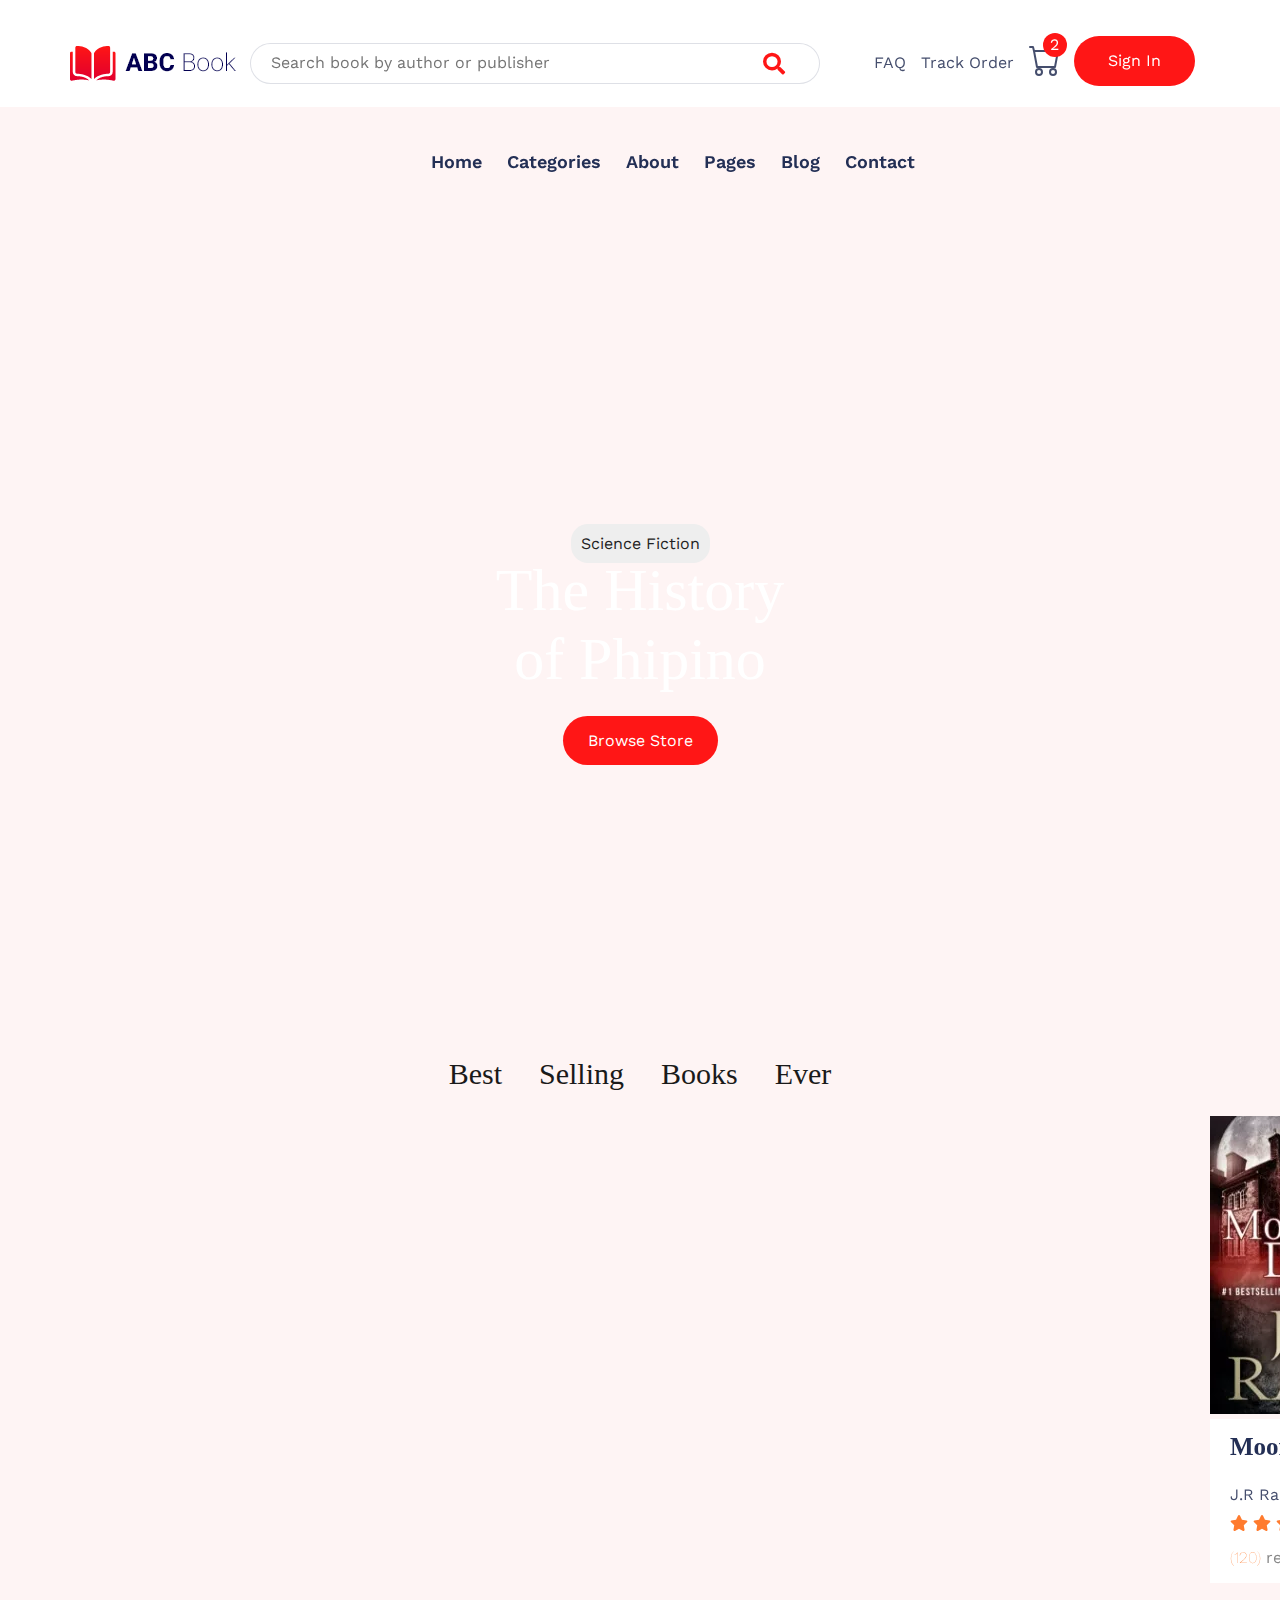
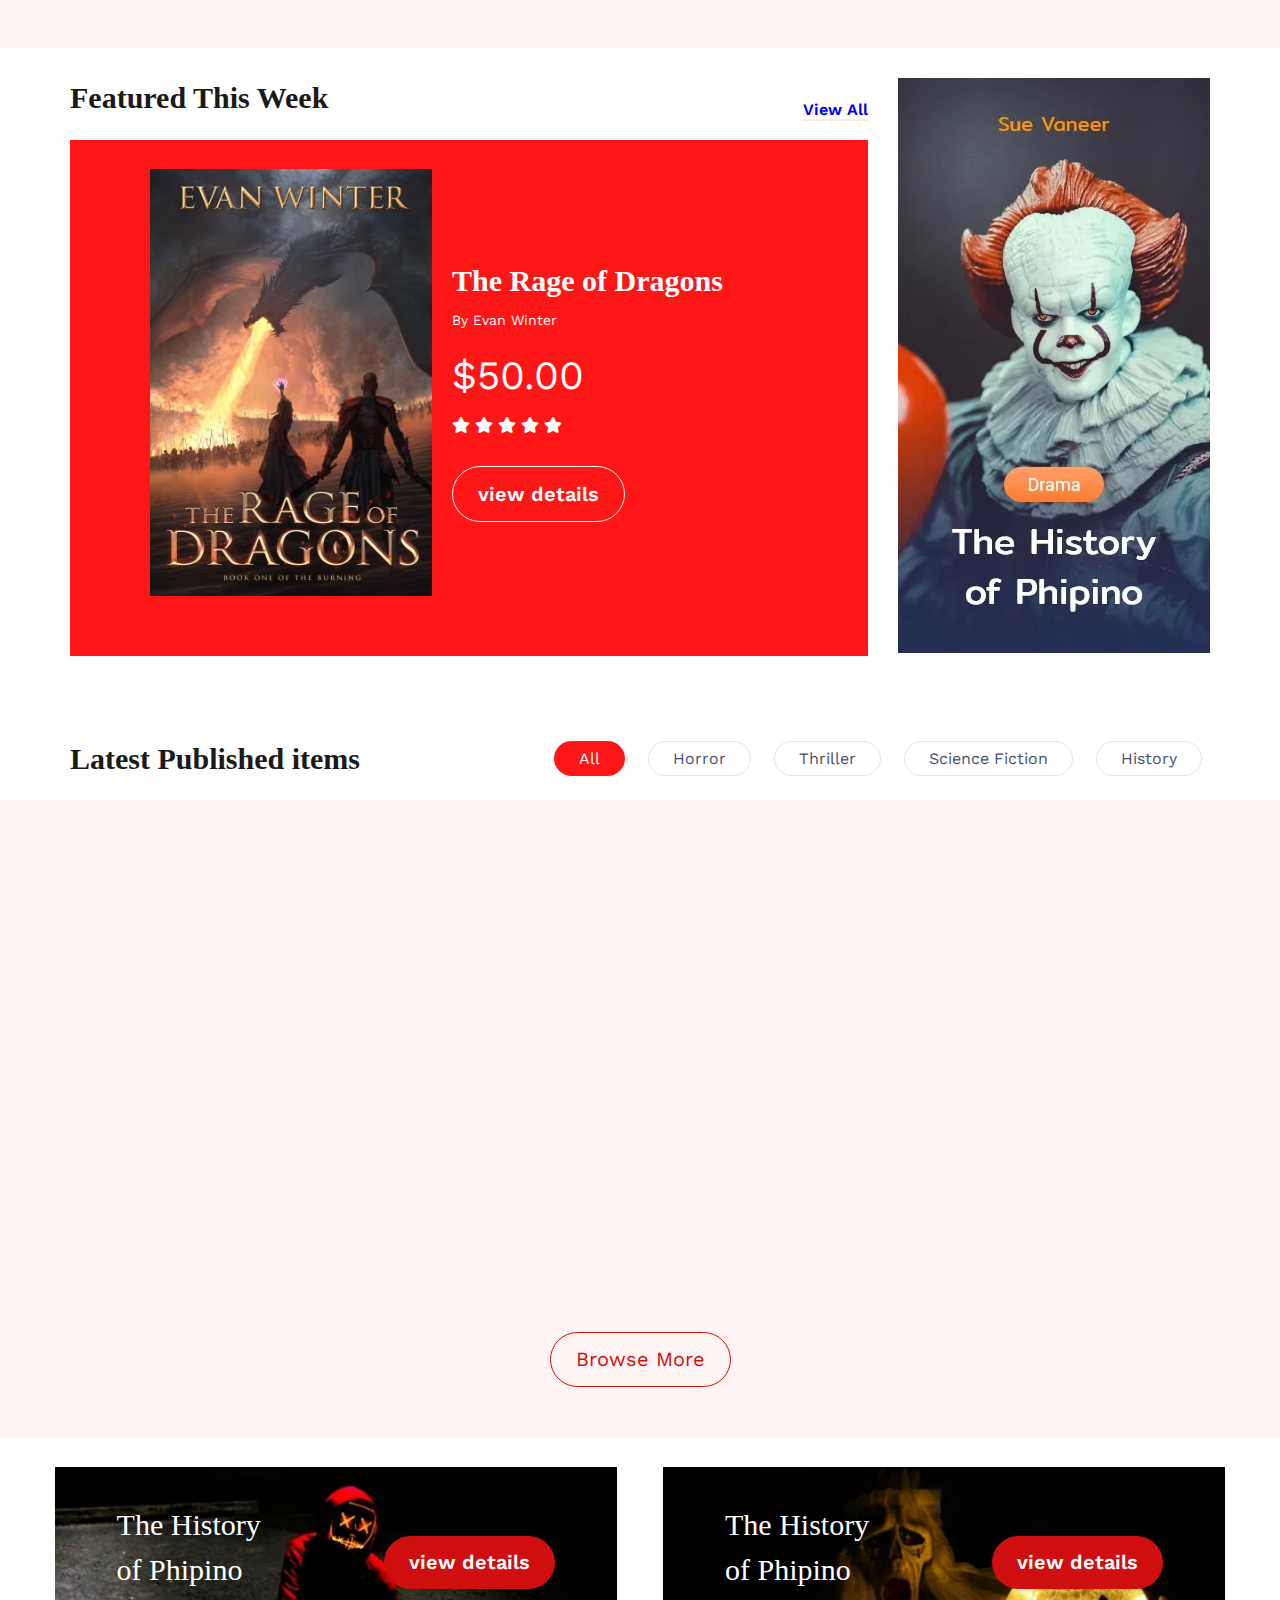
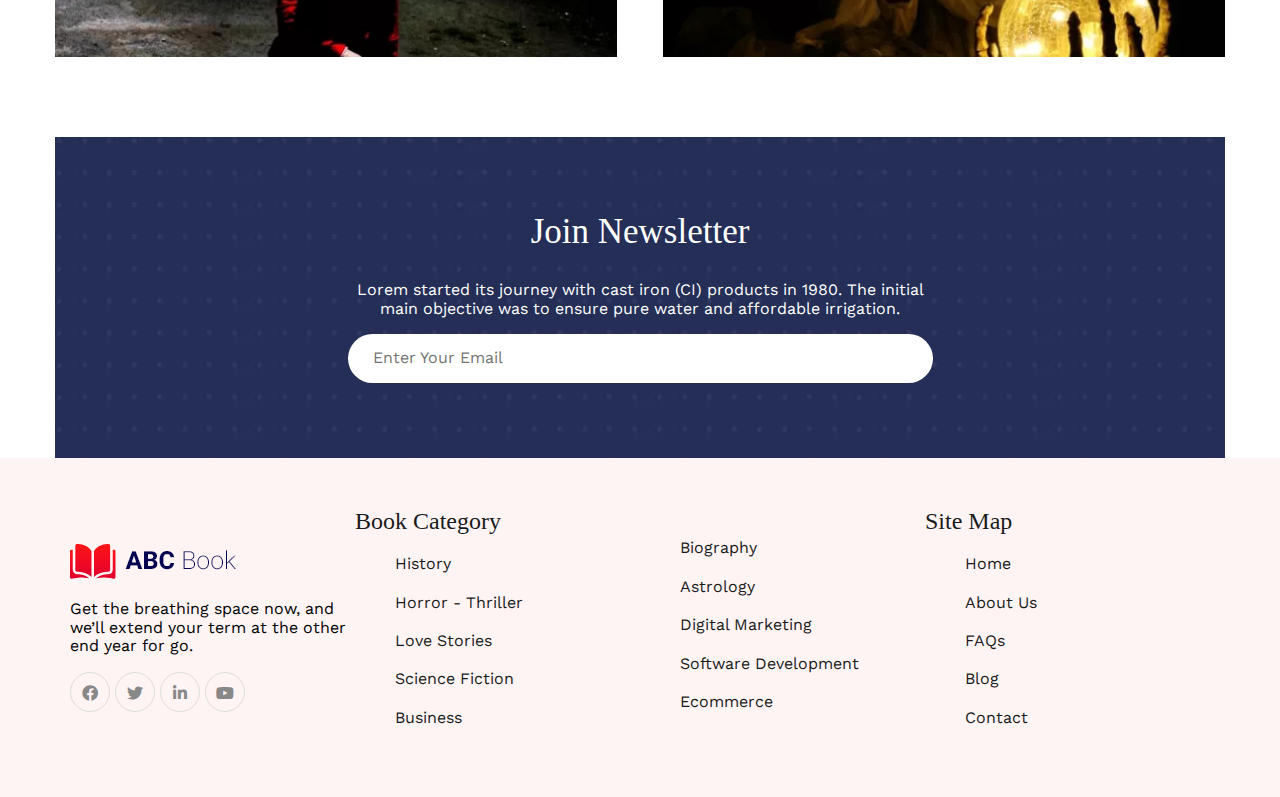
<file: index.html>
<!DOCTYPE html>
<html lang="en">
<head>
    <meta charset="UTF-8">
    <meta http-equiv="X-UA-Compatible" content="IE=edge">
    <meta name="viewport" content="width=device-width, initial-scale=1.0">
    <meta name="description" content="Other goodies of Abcbook are slider, carousels, back to top button, floating navigation, newsletter section and social icons. There are also additional inner eCommerce pages, blog and contact section to work with. Feel free to style and beautify Abcbook to your liking and create an enviable bookstore website. The options are endless, so take Abcbook to your total advantage.">
   <meta name="keywords" content="Abcbook , Moon Dance,Book Category,Wilma Mumduya,....">
   <title>Abc Book</title>
   <!-- Main Google Fonts-->
    <link rel="preconnect" href="https://fonts.googleapis.com">
    <link rel="preconnect" href="https://fonts.gstatic.com" crossorigin>
    <link href="https://fonts.googleapis.com/css2?family=Work+Sans:wght@300;400;500;600;700&display=swap"
    rel="stylesheet">
    <!--Animate on scroll library-->
    <link rel="stylesheet" href="https://unpkg.com/aos@next/dist/aos.css" />
     <!-- Render All Elements-->
     <link rel="stylesheet" href="css/normalize.css">
     <!-- Font Awessome File-->
     <link rel="stylesheet" href="css/all.min.css">
    <!-- Main CSS File -->
   <link rel="stylesheet" href="css/main.css">
    
</head>
<body>
 <!-- Start Header -->  
  <div class="header">
      <div class="container" data-aos="slide-right"
      data-aos-offset="200"
      data-aos-delay="50"
      data-aos-duration="3000" >
      <img src="image/logo/download (6).webp" class="AbcBook-logo" alt=" Abc BOOK lOGO">
      <form action="#" class="form-box">
          <input type="text" placeholder="Search book by author or publisher" name="Serch">
          <div class="search-icon">
            <i class="fas fa-search"></i>
          </div> <!-- search-icon-->
      </form>
      <ul>
          <li><a href="#"> FAQ</a></li>
          <li><a href="#"> Track Order </a></li>
          <li class="card-shopping"><a href="#"> 
              <img src="image/logo/cart.svg" class="cart-image" alt="">
              
          </a></li>
          <li><a href="#" class="sign-in"> Sign In</a></li>
      </ul>
      </div> <!-- ./conatiner-->
  </div>   <!-- ./header-->
<!-- Start Home--> 
<div class="home home-vh">
  <div class="container">
      <div class="links">
        <span class="icons"> 
            <span></span>
            <span></span>
            <span></span>
        </span>
        <ul data-aos="slide-left"
        data-aos-offset="200"
        data-aos-delay="50"
        data-aos-duration="1000">
            <li><a href="index.html">home</a></li>
            <li><a href="categories.html">categories</a></li>
            <li><a href="about.html">about</a></li>
            <li><a href="#">pages</a></li>
            <li><a href="#">blog</a></li>
            <li><a href="#">contact</a></li>
        </ul>
      </div>
     
      <div class="slider-bg slider">
        <div class="hero-caption">
        <span class="sub-title">Science Fiction</span>
        <h1 class="title">The History <br> of Phipino</h1>
        <a href="#" class="btn" > Browse Store</a>
        </div>
      </div>
  </div>  
</div>
<!-- End Home-->
<!-- Start Selling Books  -->
<div class="selling-books">
    <div class="container">
    <div class="text-center">
        <h2>Best Selling Books Ever </h2>
    </div>
    <div class="properties-card" data-aos="slide-left"
    data-aos-offset="200"
    data-aos-delay="50"
    data-aos-duration="1000">
     <div>
        <div class="properties-img">
            <a href="book-details.html">
                <img src="image/gallery/xbest_selling1.jpg.pagespeed.ic.KAl4WKwsoc (1).webp" alt="" srcset="">
            </a>
           </div>
           <div class="properties-capition">
               <h3>moon dance</h3>
               <span>j.r rain</span>
               <div class="rating">
                 <i class="fas fa-star"></i>
                 <i class="fas fa-star"></i>
                 <i class="fas fa-star"></i>
                 <i class="fas fa-star"></i>
                 </div> <!-- rating-->
                 <div class="watched">
                     <p>
                         <strong>(120)</strong> review
                     </p>
                     <h6>$50</h6>
                 </div>
           </div>
     </div>
    
     <div>
        <div class="properties-img">
            <a href="book-details.html">
                <img src="image/gallery/xbest_selling3.jpg.pagespeed.ic.KEGsXcfbW8.webp" alt="" srcset="">
            </a>
           </div>
           <div class="properties-capition">
               <h3>moon dance</h3>
               <span>j.r rain</span>
               <div class="rating">
                 <i class="fas fa-star"></i>
                 <i class="fas fa-star"></i>
                 <i class="fas fa-star"></i>
                 <i class="fas fa-star"></i>
                 </div> <!-- rating-->
                 <div class="watched">
                     <p>
                        <strong>(120)</strong> review
                     </p>
                     <h6>$50</h6>
                 </div>
           </div>
     </div>
     <div>
        <div class="properties-img">
            <a href="book-details.html">
                <img src="image/gallery/xbest_selling4.jpg.pagespeed.ic.CkpIchNcgs.webp" alt="" srcset="">
            </a>
           </div>
           <div class="properties-capition">
               <h3>moon dance</h3>
               <span>j.r rain</span>
               <div class="rating">
                 <i class="fas fa-star"></i>
                 <i class="fas fa-star"></i>
                 <i class="fas fa-star"></i>
                 <i class="fas fa-star"></i>
                 </div> <!-- rating-->
                 <div class="watched">
                     <p>
                        <strong>(120)</strong> review
                     </p>
                     <h6>$50</h6>
                 </div>
           </div>
     </div>
     <div>
        <div class="properties-img">
            <a href="book-details.html">
                <img src="image/gallery/xbest_selling5.jpg.pagespeed.ic.ZQmbS21uKM.webp" alt="" srcset="">
            </a>
           </div>
           <div class="properties-capition">
               <h3>moon dance</h3>
               <span>j.r rain</span>
               <div class="rating">
                 <i class="fas fa-star"></i>
                 <i class="fas fa-star"></i>
                 <i class="fas fa-star"></i>
                 <i class="fas fa-star"></i>
                 </div> <!-- rating-->
                 <div class="watched">
                     <p>
                        <strong>(120)</strong> review
                     </p>
                     <h6>$50</h6>
                 </div>
           </div>
     </div>
     <div>
        <div class="properties-img">
            <a href="book-details.html">
                <img src="image/gallery/xbest_selling6.jpg.pagespeed.ic.oDhUaG4AKa.webp" alt="" srcset="">
            </a>
           </div>
           <div class="properties-capition">
               <h3>moon dance</h3>
               <span>j.r rain</span>
               <div class="rating">
                 <i class="fas fa-star"></i>
                 <i class="fas fa-star"></i>
                 <i class="fas fa-star"></i>
                 <i class="fas fa-star"></i>
                 </div> <!-- rating-->
                 <div class="watched">
                     <p>
                        <strong>(120)</strong> review
                     </p>
                     <h6>$50</h6>
                 </div>
           </div>
     </div>
     

    </div>
    </div> <!-- ./container-->
</div> <!-- ./selling-books-->
<!-- Start Selling Books  -->
<!-- Start Featured-->
<div class="featured">
 <div class="container">
  <div class="services">
      <div class="services-item">
        <div class="section-title">
            <div>
                <h2>Featured This Week</h2>
            </div>
           <div>
            <a href="#" class="browse-btn">View All</a>
           </div>
          </div> <!-- ./section-title-->
          <div class="services-area">
           <div class="services-area1">
               <img src="image/gallery/xbest-books1.jpg.pagespeed.ic.a3LkFxg89O.jfif" alt="" srcset="">
           </div> <!--./services-area1-->
           <div class="services-area2">
               <h3>The Rage of Dragons</h3>
               <p>By Evan Winter</p>
               <div class="price">
                <span>$50.00</span>
                <div class="rating">
                    <i class="fas fa-star"></i>
                    <i class="fas fa-star"></i>
                    <i class="fas fa-star"></i>
                    <i class="fas fa-star"></i>
                    <i class="fas fa-star"></i>
                    </div> <!-- rating-->
                    <a href="book-details.html" class="veiw-details"> view details</a>
                </div>
           </div>
          </div> <!-- ./services-area-->
      </div> <!-- ./services-item-->

      <div class="services-info">
         <img src="image/gallery/xad.jpg.pagespeed.ic.WvnALPgj6F.webp" alt="" srcset="">
      </div> <!-- ./services-info-->
      
  </div>
 </div> <!--./container-->
</div> <!--./Featured-->
<!-- End Featured-->

<!-- Start Our Client -->
<div class="our-client">
    <div class="container">
        <div class="rows">
            <div class="section-title">
                <h2>Latest Published items </h2>
            </div>
            <ul>
                <li><a href="#" class="active">all</a></li>
                <li><a href="#" >Horror</a></li>
                <li><a href="#" >Thriller</a></li>
                <li><a href="#" >Science Fiction</a></li>
                <li><a href="#" >History</a></li>
            </ul>
        </div>
    </div>
        <div class="selling-books">
            <div class="container">
            <div class="properties-card" data-aos="zoom-in-right"
            data-aos-offset="200"
            data-aos-delay="50"
            data-aos-duration="3000">
             <div>
                <div class="properties-img">
                    <a href="book-details.html">
                        <img src="image/gallery2/xbest_selling2.jpg.pagespeed.ic.wJjzQ8gcEX.webp" alt="" srcset="">
                    </a>
                   </div>
                   <div class="properties-capition">
                       <h3>moon dance</h3>
                       <span>j.r rain</span>
                       <div class="rating">
                         <i class="fas fa-star"></i>
                         <i class="fas fa-star"></i>
                         <i class="fas fa-star"></i>
                         <i class="fas fa-star"></i>
                         </div> <!-- rating-->
                         <div class="watched">
                             <p>
                                 <strong>(120)</strong> review
                             </p>
                             <h6>$50</h6>
                         </div>
                   </div>
             </div>
            
             <div>
                <div class="properties-img">
                    <a href="book-details.html">
                        <img src="image/gallery2/xbest_selling4.jpg.pagespeed.ic.CkpIchNcgs.webp" alt="" srcset="">
                    </a>
                   </div>
                   <div class="properties-capition">
                       <h3>moon dance</h3>
                       <span>j.r rain</span>
                       <div class="rating">
                         <i class="fas fa-star"></i>
                         <i class="fas fa-star"></i>
                         <i class="fas fa-star"></i>
                         <i class="fas fa-star"></i>
                         </div> <!-- rating-->
                         <div class="watched">
                             <p>
                                <strong>(120)</strong> review
                             </p>
                             <h6>$50</h6>
                         </div>
                   </div>
             </div>
             <div>
                <div class="properties-img">
                    <a href="book-details.html">
                        <img src="image/gallery2/xbest_selling6.jpg.pagespeed.ic.oDhUaG4AKa.webp" alt="" srcset="">
                    </a>
                   </div>
                   <div class="properties-capition">
                       <h3>moon dance</h3>
                       <span>j.r rain</span>
                       <div class="rating">
                         <i class="fas fa-star"></i>
                         <i class="fas fa-star"></i>
                         <i class="fas fa-star"></i>
                         <i class="fas fa-star"></i>
                         </div> <!-- rating-->
                         <div class="watched">
                             <p>
                                <strong>(120)</strong> review
                             </p>
                             <h6>$50</h6>
                         </div>
                   </div>
             </div>
             <div>
                <div class="properties-img">
                    <a href="book-details.html">
                        <img src="image/gallery2/xbest_selling7.jpg.pagespeed.ic.6FdDS-wiEO.jfif" alt="" srcset="">
                    </a>
                   </div>
                   <div class="properties-capition">
                       <h3>moon dance</h3>
                       <span>j.r rain</span>
                       <div class="rating">
                         <i class="fas fa-star"></i>
                         <i class="fas fa-star"></i>
                         <i class="fas fa-star"></i>
                         <i class="fas fa-star"></i>
                         </div> <!-- rating-->
                         <div class="watched">
                             <p>
                                <strong>(120)</strong> review
                             </p>
                             <h6>$50</h6>
                         </div>
                   </div>
             </div>
             <div class="hiddin">
                <div class="properties-img ">
                    <a href="book-details.html">
                        <img src="image/gallery2/xbest_selling4.jpg.pagespeed.ic.CkpIchNcgs.webp" alt="" srcset="">
                    </a>
                   </div>
                   <div class="properties-capition">
                       <h3>moon dance</h3>
                       <span>j.r rain</span>
                       <div class="rating">
                         <i class="fas fa-star"></i>
                         <i class="fas fa-star"></i>
                         <i class="fas fa-star"></i>
                         <i class="fas fa-star"></i>
                         </div> <!-- rating-->
                         <div class="watched">
                             <p>
                                <strong>(120)</strong> review
                             </p>
                             <h6>$50</h6>
                         </div>
                   </div>
             </div>
             <div>
                <div class="properties-img">
                    <a href="book-details.html">
                        <img src="image/gallery2/xbest_selling9.jpg.pagespeed.ic.xDZdNrhC_d.jfif" alt="" srcset="">
                    </a>
                   </div>
                   <div class="properties-capition">
                       <h3>moon dance</h3>
                       <span>j.r rain</span>
                       <div class="rating">
                         <i class="fas fa-star"></i>
                         <i class="fas fa-star"></i>
                         <i class="fas fa-star"></i>
                         <i class="fas fa-star"></i>
                         </div> <!-- rating-->
                         <div class="watched">
                             <p>
                                <strong>(120)</strong> review
                             </p>
                             <h6>$50</h6>
                         </div>
                   </div>
             </div>
            </div>
            <div class="divs">
                <a href="book-details.html" class="veiw-details btns"> Browse More</a>
            </div>
              
            
            </div> <!-- ./container-->
        </div> <!-- ./selling-books-->
</div>
<!-- End Our Client -->
<!-- Start Section -->
<div class="container contain">
    <div class="container-items">
        <div class="container-section1">
            <h3>The History
               <br> of Phipino
            </h3>
            
                <a href="index.html" class="veiw-details"> view details</a>
            
        </div>
        <div class="container-section2">
            <h3>The History
                <br> of Phipino
             </h3>
               
                    <a href="index.html" class="veiw-details"> view details</a>
            
        </div>
    </div>
</div>

<!-- End Section-->
<!-- Start subscribe-area-->
<div class="subscribe-area">
    <div class="container">
       <div>
        <h2>Join Newsletter</h2>
        <p>
            Lorem started its journey with cast iron (CI) products in 1980. The initial main objective was to ensure pure water and affordable irrigation.

        </p>
        <input type="email" name="email" placeholder=" Enter Your Email">
        
       </div>
    </div>
</div>
<!-- End subscribe-area -->
<div class="footer">
    <div class="container">
        <div class="row">
         <div class="footer-area">
           <img src="image/logo/download (6).webp" alt="" srcset=""> 
           <p>
            Get the breathing space now, and we’ll extend your term at the other end year for go.
           </p>  
           <div class="sochial-media">
               <i class="fab fa-facebook"></i>
               <i class="fab fa-twitter "></i>
               <i class="fab fa-linkedin-in" ></i>
               <i class="fab fa-youtube  "></i>
           </div>
         </div>
         <div class="footer-area">
          <h2>Book Category</h2>
          <ul>
              <li><a href="#">History</a></li>
              <li><a href="#">Horror - Thriller</a></li>
              <li><a href="#">Love Stories</a></li>
              <li><a href="#">Science Fiction</a></li>
              <li><a href="#">Business</a></li>
            
          </ul>
        </div>
        <div class="footer-area">
            
            <ul>
                <li><a href="#">Biography</a></li>
                <li><a href="#">Astrology</a></li>
                <li><a href="#">Digital Marketing</a></li>
                <li><a href="#">Software Development</a></li>
                <li><a href="#">Ecommerce</a></li>
              
            </ul>
        </div>
        <div class="footer-area">
            <h2>Site Map</h2>
            <ul>
                <li><a href="#">Home</a></li>
                <li><a href="#">About Us</a></li>
                <li><a href="#">FAQs</a></li>
                <li><a href="#">Blog</a></li>
                <li><a href="#">Contact</a></li>
              
            </ul>
        </div>
      
        </div>
    </div>
</div>
  <!-- Animate on scroll library-->
  <script src="https://unpkg.com/aos@next/dist/aos.js"></script>
  <script>
    AOS.init();
  </script>
</body>
</html>
</file>
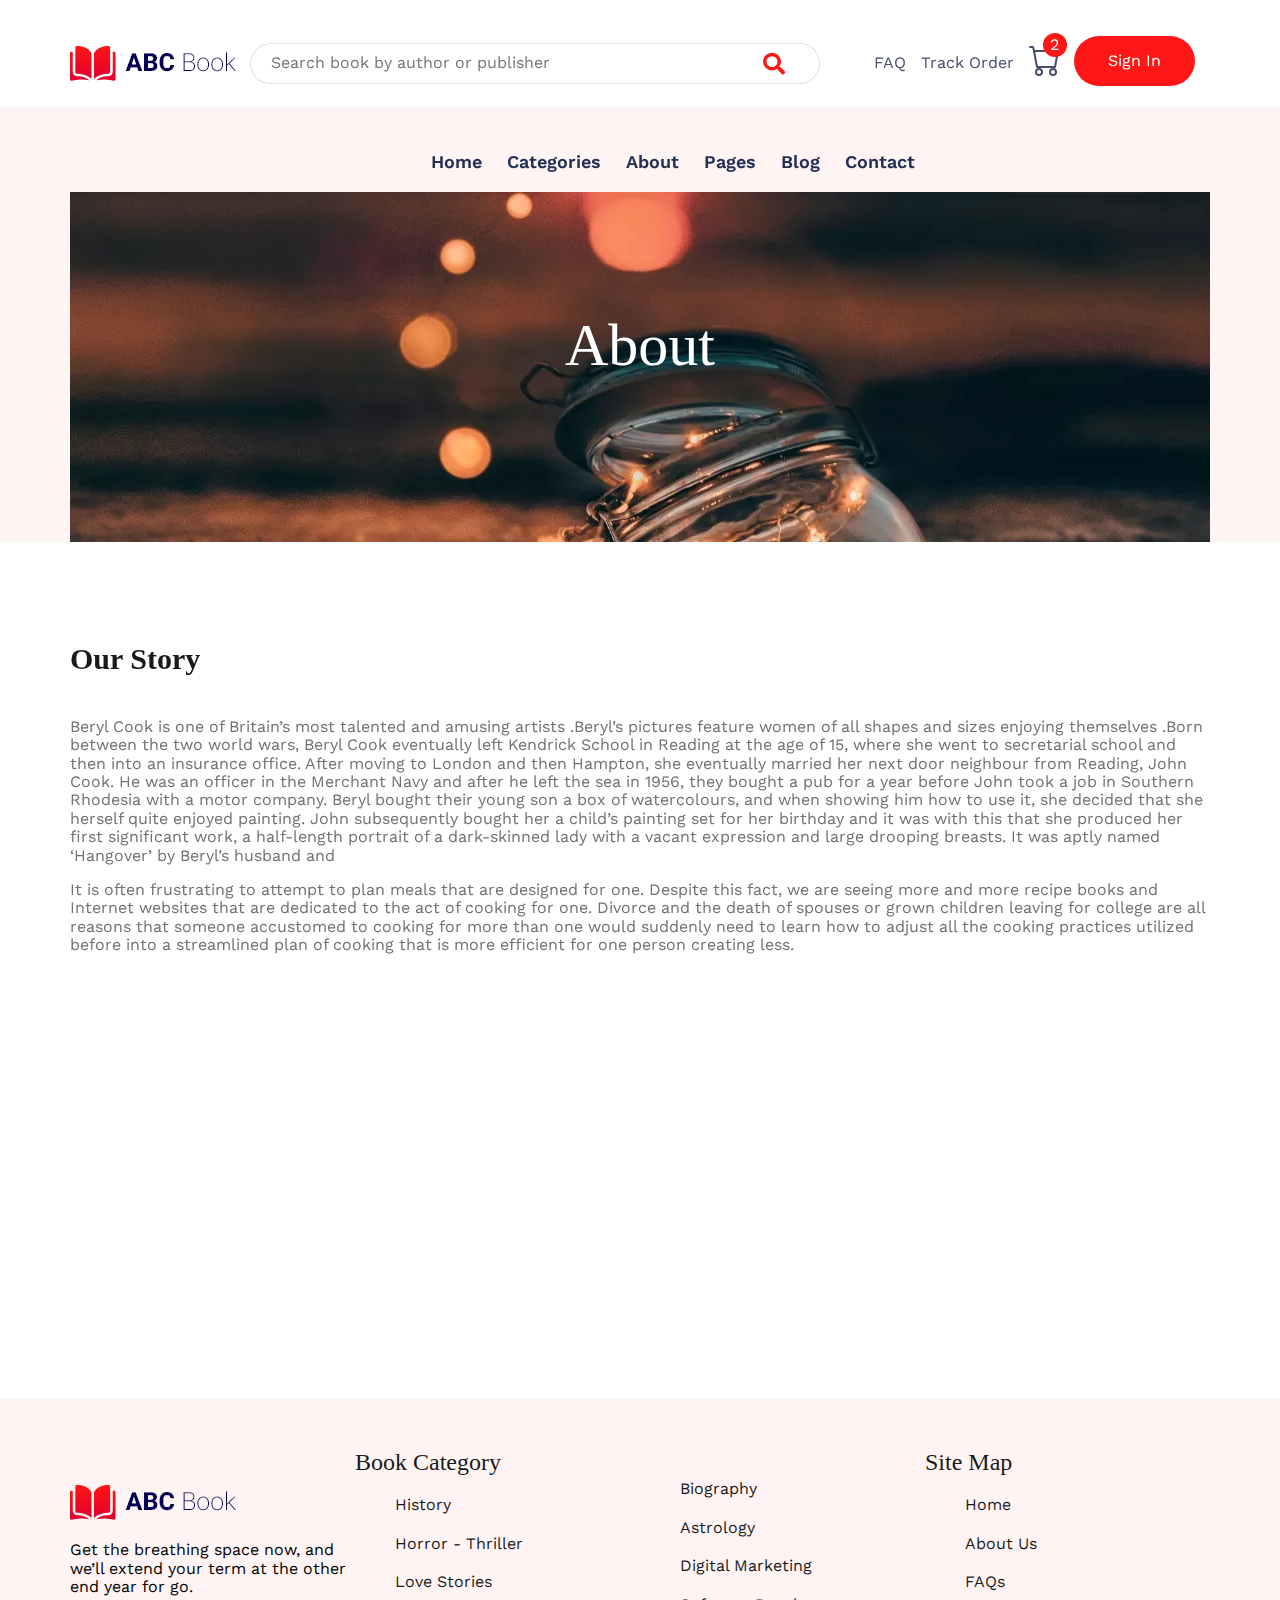
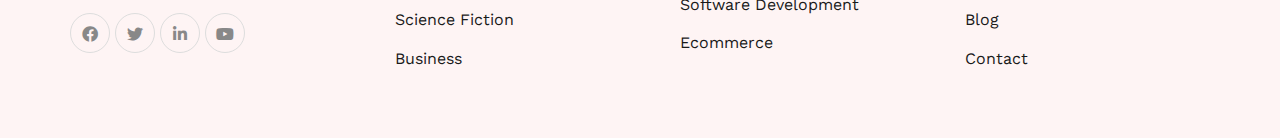
<file: about.html>
<!DOCTYPE html>
<html lang="en">
<head>
    <meta charset="UTF-8">
    <meta http-equiv="X-UA-Compatible" content="IE=edge">
    <meta name="viewport" content="width=device-width, initial-scale=1.0">
    <meta name="description" content="Other goodies of Abcbook are slider, carousels, back to top button, floating navigation, newsletter section and social icons. There are also additional inner eCommerce pages, blog and contact section to work with. Feel free to style and beautify Abcbook to your liking and create an enviable bookstore website. The options are endless, so take Abcbook to your total advantage.">
   <meta name="keywords" content="Abcbook , Moon Dance,Book Category,Wilma Mumduya,....">
   <title>Abc Book</title>
   <!-- Main Google Fonts-->
    <link rel="preconnect" href="https://fonts.googleapis.com">
    <link rel="preconnect" href="https://fonts.gstatic.com" crossorigin>
    <link href="https://fonts.googleapis.com/css2?family=Work+Sans:wght@300;400;500;600;700&display=swap"
    rel="stylesheet">
    <!--Animate on scroll library-->
    <link rel="stylesheet" href="https://unpkg.com/aos@next/dist/aos.css" />
     <!-- Render All Elements-->
     <link rel="stylesheet" href="css/normalize.css">
     <!-- Font Awessome File-->
     <link rel="stylesheet" href="css/all.min.css">
    <!-- Main CSS File -->
   <link rel="stylesheet" href="css/main.css">
    
</head>
<body>
 <!-- Start Header -->  
  <div class="header">
      <div class="container" data-aos="slide-right"
      data-aos-offset="200"
      data-aos-delay="50"
      data-aos-duration="3000" >
      <img src="image/logo/download (6).webp" class="AbcBook-logo" alt=" Abc BOOK lOGO">
      <form action="#" class="form-box">
          <input type="text" placeholder="Search book by author or publisher" name="Serch">
          <div class="search-icon">
            <i class="fas fa-search"></i>
          </div> <!-- search-icon-->
      </form>
      <ul>
          <li><a href="#"> FAQ</a></li>
          <li><a href="#"> Track Order </a></li>
          <li class="card-shopping"><a href="#"> 
              <img src="image/logo/cart.svg" class="cart-image" alt="">
              
          </a></li>
          <li><a href="#" class="sign-in"> Sign In</a></li>
      </ul>
      </div> <!-- ./conatiner-->
  </div>   <!-- ./header-->
<!-- Start Home--> 
<div class="home">
  <div class="container">
      <div class="links">
        <span class="icons"> 
            <span></span>
            <span></span>
            <span></span>
        </span>
        <ul data-aos="slide-left"
        data-aos-offset="200"
        data-aos-delay="50"
        data-aos-duration="1000">
            <li><a href="index.html">home</a></li>
            <li><a href="categories.html">categories</a></li>
            <li><a href="about.html">about</a></li>
            <li><a href="#">pages</a></li>
            <li><a href="#">blog</a></li>
            <li><a href="#">contact</a></li>
        </ul>
      </div>
     
      <div class="slider-bg-about slider">
        <div class="hero-caption">
        
        <h2 class="title">About</h1>
     
        </div>
      </div>
  </div>  
</div>
<!-- End Home-->
<!-- Start Our Story-->
<div class="our-story">
    <div class="container">
    <div class="row" data-aos="fade-left"
        data-aos-offset="200"
        data-aos-delay="50"
        data-aos-duration="1000">
        <div class="section-title">
            <h2>Our Story</h2>
        </div>
        <p>
            Beryl Cook is one of Britain’s most talented and amusing artists .Beryl’s pictures feature
             women of all shapes and sizes enjoying themselves .Born between the two world wars, Beryl Cook eventually left Kendrick School in Reading at the age of 15, where she went to secretarial school and then into an insurance office. After moving to London and then Hampton, she eventually married her next door neighbour from Reading, John Cook. He was an officer in the Merchant Navy and after he left the sea in 1956, they bought a pub for a year before John took a job in Southern Rhodesia with a motor company. Beryl bought their young son a box of watercolours, and when showing him how to use it, she decided that she herself quite enjoyed painting. John subsequently bought her a child’s painting set for her birthday and it was with this that she produced her first significant work, a half-length portrait of a dark-skinned lady with a vacant expression and large drooping 
            breasts. It was aptly named ‘Hangover’ by Beryl’s husband and
        </p>
        <p>It is often frustrating to attempt to plan meals that are designed for one. Despite this fact, we are seeing more and more recipe books and Internet websites that are dedicated to the act of cooking for one. Divorce and the death of spouses or grown children leaving for college are all reasons that someone accustomed to cooking for more than one would suddenly need to learn how to adjust all the cooking practices utilized before into a streamlined plan of cooking that is more efficient for one person creating less.</p>
    </div>

    <div class="row" data-aos="fade-left"
    data-aos-offset="200"
    data-aos-delay="50"
    data-aos-duration="1000">
        <div class="section-title">
            <h2>Our Goal</h2>
        </div>
        <p>
            Beryl Cook is one of Britain’s most talented and amusing artists .Beryl’s pictures feature
             women of all shapes and sizes enjoying themselves .Born between the two world wars, Beryl Cook eventually left Kendrick School in Reading at the age of 15, where she went to secretarial school and then into an insurance office. After moving to London and then Hampton, she eventually married her next door neighbour from Reading, John Cook. He was an officer in the Merchant Navy and after he left the sea in 1956, they bought a pub for a year before John took a job in Southern Rhodesia with a motor company. Beryl bought their young son a box of watercolours, and when showing him how to use it, she decided that she herself quite enjoyed painting. John subsequently bought her a child’s painting set for her birthday and it was with this that she produced her first significant work, a half-length portrait of a dark-skinned lady with a vacant expression and large drooping 
            breasts. It was aptly named ‘Hangover’ by Beryl’s husband and
        </p>
        <p>It is often frustrating to attempt to plan meals that are designed for one. Despite this fact, we are seeing more and more recipe books and Internet websites that are dedicated to the act of cooking for one. Divorce and the death of spouses or grown children leaving for college are all reasons that someone accustomed to cooking for more than one would suddenly need to learn how to adjust all the cooking practices utilized before into a streamlined plan of cooking that is more efficient for one person creating less.</p>
    </div>
    </div>
</div>
<!-- End Our Story-->
<div class="footer">
    <div class="container">
        <div class="row">
         <div class="footer-area">
           <img src="image/logo/download (6).webp" alt="" srcset=""> 
           <p>
            Get the breathing space now, and we’ll extend your term at the other end year for go.
           </p>  
           <div class="sochial-media">
               <i class="fab fa-facebook"></i>
               <i class="fab fa-twitter "></i>
               <i class="fab fa-linkedin-in" ></i>
               <i class="fab fa-youtube  "></i>
           </div>
         </div>
         <div class="footer-area">
          <h2>Book Category</h2>
          <ul>
              <li><a href="#">History</a></li>
              <li><a href="#">Horror - Thriller</a></li>
              <li><a href="#">Love Stories</a></li>
              <li><a href="#">Science Fiction</a></li>
              <li><a href="#">Business</a></li>
            
          </ul>
        </div>
        <div class="footer-area">
            
            <ul>
                <li><a href="#">Biography</a></li>
                <li><a href="#">Astrology</a></li>
                <li><a href="#">Digital Marketing</a></li>
                <li><a href="#">Software Development</a></li>
                <li><a href="#">Ecommerce</a></li>
              
            </ul>
        </div>
        <div class="footer-area">
            <h2>Site Map</h2>
            <ul>
                <li><a href="#">Home</a></li>
                <li><a href="#">About Us</a></li>
                <li><a href="#">FAQs</a></li>
                <li><a href="#">Blog</a></li>
                <li><a href="#">Contact</a></li>
              
            </ul>
        </div>
      
        </div>
    </div>
</div>
  <!-- Animate on scroll library-->
  <script src="https://unpkg.com/aos@next/dist/aos.js"></script>
  <script>
    AOS.init();
  </script>
</body>
</html>
</file>
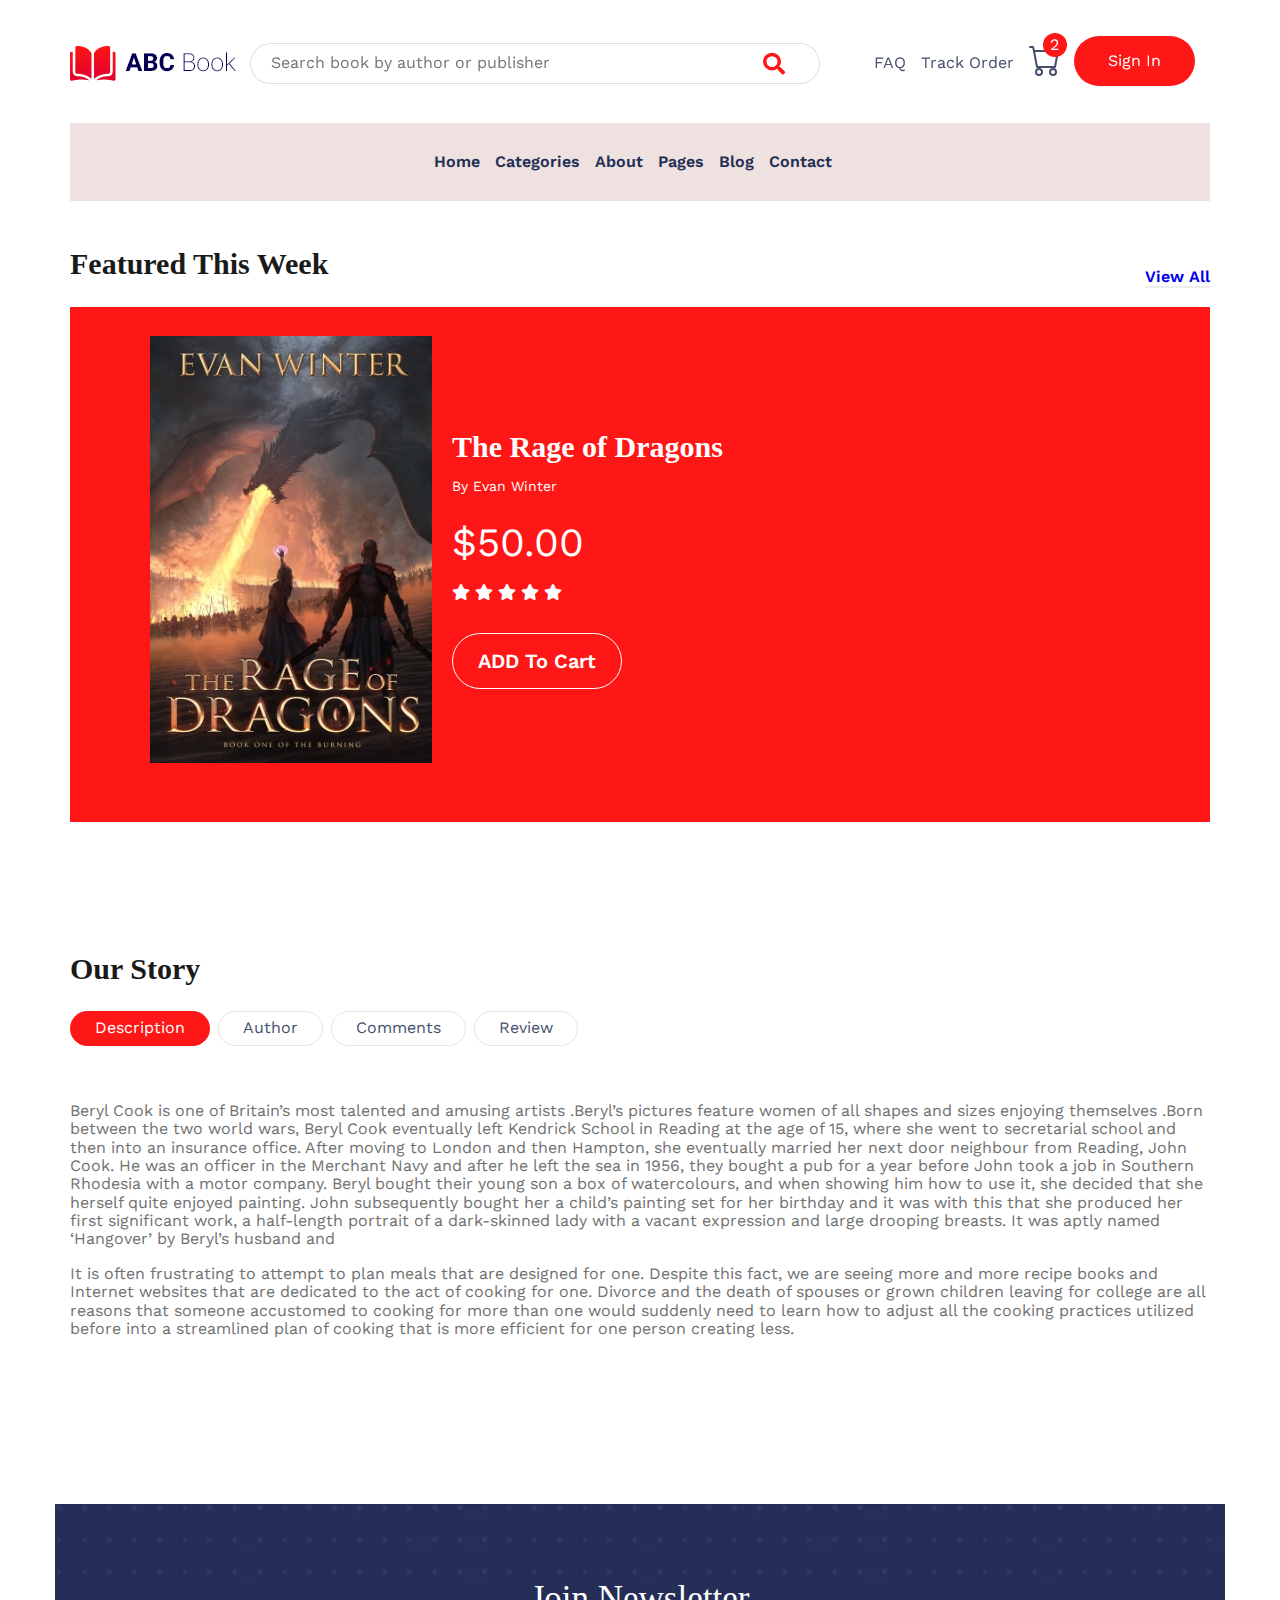
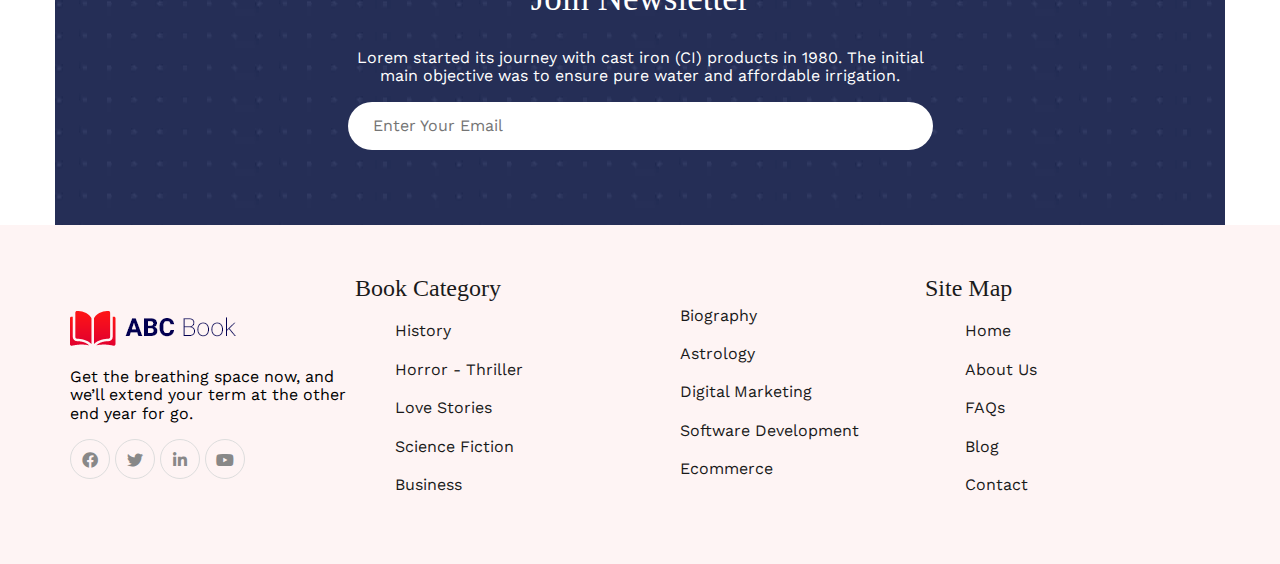
<file: book-details.html>
<!DOCTYPE html>
<html lang="en">
<head>
    <meta charset="UTF-8">
    <meta http-equiv="X-UA-Compatible" content="IE=edge">
    <meta name="viewport" content="width=device-width, initial-scale=1.0">
    <meta name="description" content="Other goodies of Abcbook are slider, carousels, back to top button, floating navigation, newsletter section and social icons. There are also additional inner eCommerce pages, blog and contact section to work with. Feel free to style and beautify Abcbook to your liking and create an enviable bookstore website. The options are endless, so take Abcbook to your total advantage.">
   <meta name="keywords" content="Abcbook , Moon Dance,Book Category,Wilma Mumduya,....">
   <title>Abc Book</title>
   <!-- Main Google Fonts-->
    <link rel="preconnect" href="https://fonts.googleapis.com">
    <link rel="preconnect" href="https://fonts.gstatic.com" crossorigin>
    <link href="https://fonts.googleapis.com/css2?family=Work+Sans:wght@300;400;500;600;700&display=swap"
    rel="stylesheet">
    <!--Animate on scroll library-->
    <link rel="stylesheet" href="https://unpkg.com/aos@next/dist/aos.css" />
     <!-- Render All Elements-->
     <link rel="stylesheet" href="css/normalize.css">
     <!-- Font Awessome File-->
     <link rel="stylesheet" href="css/all.min.css">
    <!-- Main CSS File -->
   <link rel="stylesheet" href="css/main.css">
    
</head>
<body>
 <!-- Start Header -->  
  <div class="header">
      <div class="container" data-aos="slide-right"
      data-aos-offset="200"
      data-aos-delay="50"
      data-aos-duration="3000" >
      <img src="image/logo/download (6).webp" class="AbcBook-logo" alt=" Abc BOOK lOGO">
      <form action="#" class="form-box">
          <input type="text" placeholder="Search book by author or publisher" name="Serch">
          <div class="search-icon">
            <i class="fas fa-search"></i>
          </div> <!-- search-icon-->
      </form>
      <ul>
          <li><a href="#"> FAQ</a></li>
          <li><a href="#"> Track Order </a></li>
          <li class="card-shopping"><a href="#"> 
              <img src="image/logo/cart.svg" class="cart-image" alt="">
              
          </a></li>
          <li><a href="#" class="sign-in"> Sign In</a></li>
      </ul>
      </div> <!-- ./conatiner-->
  </div>   <!-- ./header-->
<!-- Start Home--> 
<div class="home-details">
  <div class="container">
     
        <ul data-aos="slide-left"
        data-aos-offset="200"
        data-aos-delay="50"
        data-aos-duration="1000">
            <li><a href="index.html">home</a></li>
            <li><a href="categories.html">categories</a></li>
            <li><a href="about.html">about</a></li>
            <li><a href="#">pages</a></li>
            <li><a href="#">blog</a></li>
            <li><a href="#">contact</a></li>
        </ul>
  </div>  
</div>
<!-- End Home-->
<!-- Start Featured-->
<div class="featured">
    <div class="container">
     <div class="services">
         <div class="services-item-1">
           <div class="section-title">
               <div>
                   <h2>Featured This Week</h2>
               </div>
              <div>
               <a href="#" class="browse-btn">View All</a>
              </div>
             </div> <!-- ./section-title-->
             <div class="services-area">
              <div class="services-area1">
                  <img src="image/gallery/xbest-books1.jpg.pagespeed.ic.a3LkFxg89O.jfif" alt="" srcset="">
              </div> <!--./services-area1-->
              <div class="services-area2">
                  <h3>The Rage of Dragons</h3>
                  <p>By Evan Winter</p>
                  <div class="price">
                   <span>$50.00</span>
                   <div class="rating">
                       <i class="fas fa-star"></i>
                       <i class="fas fa-star"></i>
                       <i class="fas fa-star"></i>
                       <i class="fas fa-star"></i>
                       <i class="fas fa-star"></i>
                       </div> <!-- rating-->
                       <a href="#" class="veiw-details"> ADD To Cart </a>
                   </div>
              </div>
             </div> <!-- ./services-area-->
         </div> <!-- ./services-item-->
         
     </div>
    </div> <!--./container-->
   </div> <!--./Featured-->
   <!-- End Featured-->
<!-- Start Our Story-->
<div class="our-story">
    <div class="container">
    <div class="row" >
        <div class="section-title">
            <h2>Our Story</h2>
        </div>
        <div class="nav  ">
            <a href="#" class="nav-link active"  >Description</a>
            <a href="#" class="nav-link" >Author</a>
            <a href="#" class="nav-link" >Comments</a>
            <a href="#" class="nav-link">Review</a>
            </div>



        <p>
            Beryl Cook is one of Britain’s most talented and amusing artists .Beryl’s pictures feature
             women of all shapes and sizes enjoying themselves .Born between the two world wars, Beryl Cook eventually left Kendrick School in Reading at the age of 15, where she went to secretarial school and then into an insurance office. After moving to London and then Hampton, she eventually married her next door neighbour from Reading, John Cook. He was an officer in the Merchant Navy and after he left the sea in 1956, they bought a pub for a year before John took a job in Southern Rhodesia with a motor company. Beryl bought their young son a box of watercolours, and when showing him how to use it, she decided that she herself quite enjoyed painting. John subsequently bought her a child’s painting set for her birthday and it was with this that she produced her first significant work, a half-length portrait of a dark-skinned lady with a vacant expression and large drooping 
            breasts. It was aptly named ‘Hangover’ by Beryl’s husband and
        </p>
        <p>It is often frustrating to attempt to plan meals that are designed for one. Despite this fact, we are seeing more and more recipe books and Internet websites that are dedicated to the act of cooking for one. Divorce and the death of spouses or grown children leaving for college are all reasons that someone accustomed to cooking for more than one would suddenly need to learn how to adjust all the cooking practices utilized before into a streamlined plan of cooking that is more efficient for one person creating less.</p>
    </div>
    
    </div>
</div>
<!-- End Our Story-->
<!-- Start subscribe-area-->
<div class="subscribe-area">
    <div class="container">
       <div>
        <h2>Join Newsletter</h2>
        <p>
            Lorem started its journey with cast iron (CI) products in 1980. The initial main objective was to ensure pure water and affordable irrigation.

        </p>
        <input type="email" name="email" placeholder=" Enter Your Email">
        
       </div>
    </div>
</div>
<!-- End subscribe-area -->
<div class="footer">
    <div class="container">
        <div class="row">
         <div class="footer-area">
           <img src="image/logo/download (6).webp" alt="" srcset=""> 
           <p>
            Get the breathing space now, and we’ll extend your term at the other end year for go.
           </p>  
           <div class="sochial-media">
               <i class="fab fa-facebook"></i>
               <i class="fab fa-twitter "></i>
               <i class="fab fa-linkedin-in" ></i>
               <i class="fab fa-youtube  "></i>
           </div>
         </div>
         <div class="footer-area">
          <h2>Book Category</h2>
          <ul>
              <li><a href="#">History</a></li>
              <li><a href="#">Horror - Thriller</a></li>
              <li><a href="#">Love Stories</a></li>
              <li><a href="#">Science Fiction</a></li>
              <li><a href="#">Business</a></li>
            
          </ul>
        </div>
        <div class="footer-area">
            
            <ul>
                <li><a href="#">Biography</a></li>
                <li><a href="#">Astrology</a></li>
                <li><a href="#">Digital Marketing</a></li>
                <li><a href="#">Software Development</a></li>
                <li><a href="#">Ecommerce</a></li>
              
            </ul>
        </div>
        <div class="footer-area">
            <h2>Site Map</h2>
            <ul>
                <li><a href="#">Home</a></li>
                <li><a href="#">About Us</a></li>
                <li><a href="#">FAQs</a></li>
                <li><a href="#">Blog</a></li>
                <li><a href="#">Contact</a></li>
              
            </ul>
        </div>
      
        </div>
    </div>
</div>
  <!-- Animate on scroll library-->
  <script src="https://unpkg.com/aos@next/dist/aos.js"></script>
  <script>
    AOS.init();
  </script>
</body>
</html>
</file>
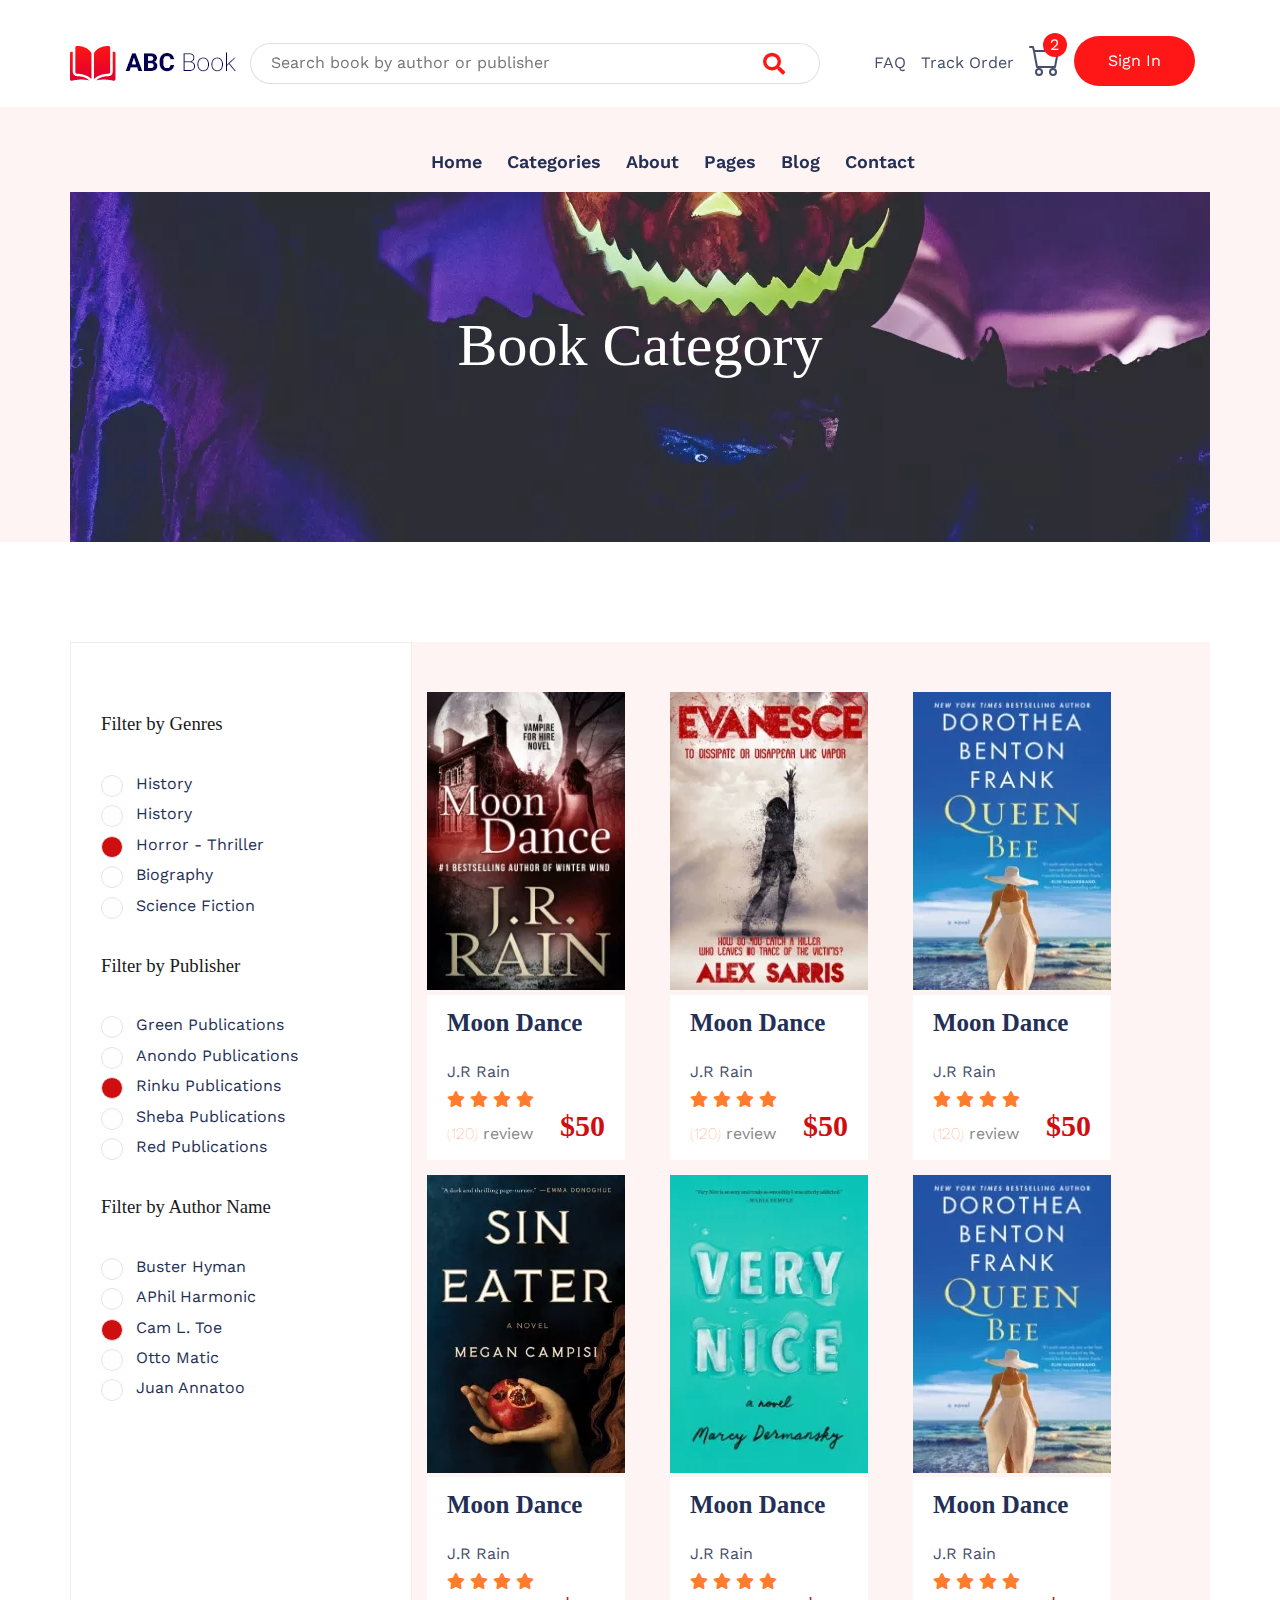
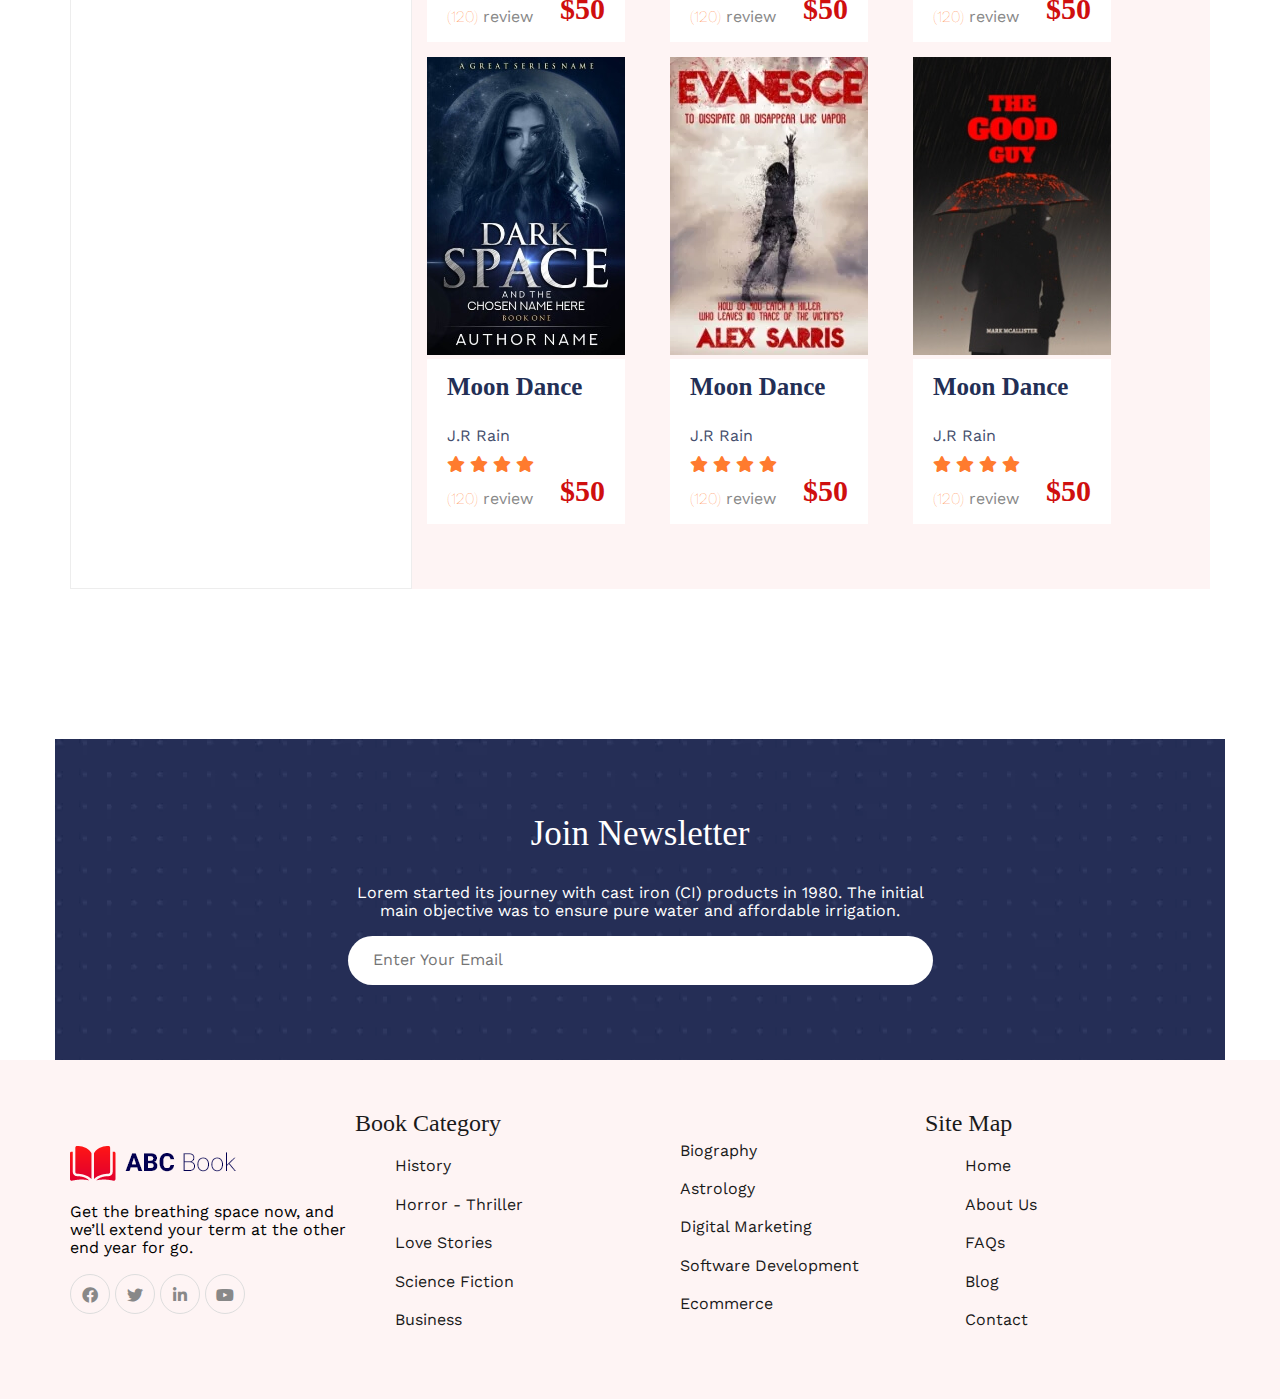
<file: categories.html>
<!DOCTYPE html>
<html lang="en">
<head>
    <meta charset="UTF-8">
    <meta http-equiv="X-UA-Compatible" content="IE=edge">
    <meta name="viewport" content="width=device-width, initial-scale=1.0">
    <meta name="description" content="Other goodies of Abcbook are slider, carousels, back to top button, floating navigation, newsletter section and social icons. There are also additional inner eCommerce pages, blog and contact section to work with. Feel free to style and beautify Abcbook to your liking and create an enviable bookstore website. The options are endless, so take Abcbook to your total advantage.">
   <meta name="keywords" content="Abcbook , Moon Dance,Book Category,Wilma Mumduya,....">
   <title>Abc Book</title>
   <!-- Main Google Fonts-->
    <link rel="preconnect" href="https://fonts.googleapis.com">
    <link rel="preconnect" href="https://fonts.gstatic.com" crossorigin>
    <link href="https://fonts.googleapis.com/css2?family=Work+Sans:wght@300;400;500;600;700&display=swap"
    rel="stylesheet">
    <!--Animate on scroll library-->
    <link rel="stylesheet" href="https://unpkg.com/aos@next/dist/aos.css" />
     <!-- Render All Elements-->
     <link rel="stylesheet" href="css/normalize.css">
     <!-- Font Awessome File-->
     <link rel="stylesheet" href="css/all.min.css">
    <!-- Main CSS File -->
   <link rel="stylesheet" href="css/main.css">
    
</head>
<body>
 <!-- Start Header -->  
  <div class="header">
      <div class="container" data-aos="slide-right"
      data-aos-offset="200"
      data-aos-delay="50"
      data-aos-duration="3000" >
      <img src="image/logo/download (6).webp" class="AbcBook-logo" alt=" Abc BOOK lOGO">
      <form action="#" class="form-box">
          <input type="text" placeholder="Search book by author or publisher" name="Serch">
          <div class="search-icon">
            <i class="fas fa-search"></i>
          </div> <!-- search-icon-->
      </form>
      <ul>
          <li><a href="#"> FAQ</a></li>
          <li><a href="#"> Track Order </a></li>
          <li class="card-shopping"><a href="#"> 
              <img src="image/logo/cart.svg" class="cart-image" alt="">
              
          </a></li>
          <li><a href="#" class="sign-in"> Sign In</a></li>
      </ul>
      </div> <!-- ./conatiner-->
  </div>   <!-- ./header-->
<!-- Start Home--> 
<div class="home">
  <div class="container">
      <div class="links">
        <span class="icons"> 
            <span></span>
            <span></span>
            <span></span>
        </span>
        <ul data-aos="slide-left"
        data-aos-offset="200"
        data-aos-delay="50"
        data-aos-duration="1000">
            <li><a href="index.html">home</a></li>
            <li><a href="categories.html">categories</a></li>
            <li><a href="about.html">about</a></li>
            <li><a href="#">pages</a></li>
            <li><a href="#">blog</a></li>
            <li><a href="#">contact</a></li>
        </ul>
      </div>
     
      <div class="slider-bg-cat slider">
        <div class="hero-caption">
        
        <h2 class="title">Book Category</h1>
     
        </div>
      </div>
  </div>  
</div>
<!-- End Home-->
<!-- Start Section -->
<div class="listing-area">
 <div class="container">
     <div class="row">
         <div class="col-4">
          <h3>Filter by Genres</h3>
          <label class="containers">History
            <input type="checkbox">
            <span class="checkmark"></span>
            </label>
            <label class="containers">History
                <input type="checkbox">
                <span class="checkmark"></span>
            </label>
            <label class="containers">Horror - Thriller
                <input type="checkbox" checked="">
                <span class="checkmark"></span>
            </label>
            <label class="containers">Biography
                <input type="checkbox">
                <span class="checkmark"></span>
            </label>
            <label class="containers">Science Fiction
                <input type="checkbox">
                <span class="checkmark"></span>
            </label>
            <h3>Filter by Publisher</h3>
            <label class="containers">Green Publications
              <input type="checkbox">
              <span class="checkmark"></span>
              </label>
              <label class="containers">Anondo Publications
                  <input type="checkbox">
                  <span class="checkmark"></span>
              </label>
              <label class="containers">Rinku Publications
                  <input type="checkbox" checked="">
                  <span class="checkmark"></span>
              </label>
              <label class="containers">Sheba Publications
                  <input type="checkbox">
                  <span class="checkmark"></span>
              </label>
              <label class="containers">Red Publications
                  <input type="checkbox">
                  <span class="checkmark"></span>
              </label>

              <h3>Filter by Author Name</h3>
              <label class="containers">Buster Hyman
                <input type="checkbox">
                <span class="checkmark"></span>
                </label>
                <label class="containers">APhil Harmonic
                    <input type="checkbox">
                    <span class="checkmark"></span>
                </label>
                <label class="containers">Cam L. Toe
                    <input type="checkbox" checked="">
                    <span class="checkmark"></span>
                </label>
                <label class="containers">Otto Matic
                    <input type="checkbox">
                    <span class="checkmark"></span>
                </label>
                <label class="containers">Juan Annatoo
                    <input type="checkbox">
                    <span class="checkmark"></span>
                </label>
         </div>
         <div class="col-8">

            <!-- Start Selling Books  -->
<div class="selling-books">
    <div class="container">
    <div class="properties-card" >
     <div>
        <div class="properties-img">
            <a href="book-details.html">
                <img src="image/gallery/xbest_selling1.jpg.pagespeed.ic.KAl4WKwsoc (1).webp" alt="" srcset="">
            </a>
           </div>
           <div class="properties-capition">
               <h3>moon dance</h3>
               <span>j.r rain</span>
               <div class="rating">
                 <i class="fas fa-star"></i>
                 <i class="fas fa-star"></i>
                 <i class="fas fa-star"></i>
                 <i class="fas fa-star"></i>
                 </div> <!-- rating-->
                 <div class="watched">
                     <p>
                         <strong>(120)</strong> review
                     </p>
                     <h6>$50</h6>
                 </div>
           </div>
     </div>
    
     <div>
        <div class="properties-img">
            <a href="book-details.html">
                <img src="image/gallery/xbest_selling3.jpg.pagespeed.ic.KEGsXcfbW8.webp" alt="" srcset="">
            </a>
           </div>
           <div class="properties-capition">
               <h3>moon dance</h3>
               <span>j.r rain</span>
               <div class="rating">
                 <i class="fas fa-star"></i>
                 <i class="fas fa-star"></i>
                 <i class="fas fa-star"></i>
                 <i class="fas fa-star"></i>
                 </div> <!-- rating-->
                 <div class="watched">
                     <p>
                        <strong>(120)</strong> review
                     </p>
                     <h6>$50</h6>
                 </div>
           </div>
     </div>
     <div>
        <div class="properties-img">
            <a href="book-details.html">
                <img src="image/gallery/xbest_selling4.jpg.pagespeed.ic.CkpIchNcgs.webp" alt="" srcset="">
            </a>
           </div>
           <div class="properties-capition">
               <h3>moon dance</h3>
               <span>j.r rain</span>
               <div class="rating">
                 <i class="fas fa-star"></i>
                 <i class="fas fa-star"></i>
                 <i class="fas fa-star"></i>
                 <i class="fas fa-star"></i>
                 </div> <!-- rating-->
                 <div class="watched">
                     <p>
                        <strong>(120)</strong> review
                     </p>
                     <h6>$50</h6>
                 </div>
           </div>
     </div>
     <div>
        <div class="properties-img">
            <a href="book-details.html">
                <img src="image/gallery/xbest_selling5.jpg.pagespeed.ic.ZQmbS21uKM.webp" alt="" srcset="">
            </a>
           </div>
           <div class="properties-capition">
               <h3>moon dance</h3>
               <span>j.r rain</span>
               <div class="rating">
                 <i class="fas fa-star"></i>
                 <i class="fas fa-star"></i>
                 <i class="fas fa-star"></i>
                 <i class="fas fa-star"></i>
                 </div> <!-- rating-->
                 <div class="watched">
                     <p>
                        <strong>(120)</strong> review
                     </p>
                     <h6>$50</h6>
                 </div>
           </div>
     </div>
     <div>
        <div class="properties-img">
            <a href="book-details.html">
                <img src="image/gallery2/xbest_selling2.jpg.pagespeed.ic.wJjzQ8gcEX.webp" alt="" srcset="">
            </a>
           </div>
           <div class="properties-capition">
               <h3>moon dance</h3>
               <span>j.r rain</span>
               <div class="rating">
                 <i class="fas fa-star"></i>
                 <i class="fas fa-star"></i>
                 <i class="fas fa-star"></i>
                 <i class="fas fa-star"></i>
                 </div> <!-- rating-->
                 <div class="watched">
                     <p>
                        <strong>(120)</strong> review
                     </p>
                     <h6>$50</h6>
                 </div>
           </div>
     </div>
     <div>
        <div class="properties-img">
            <a href="book-details.html">
                <img src="image/gallery/xbest_selling4.jpg.pagespeed.ic.CkpIchNcgs.webp" alt="" srcset="">
            </a>
           </div>
           <div class="properties-capition">
               <h3>moon dance</h3>
               <span>j.r rain</span>
               <div class="rating">
                 <i class="fas fa-star"></i>
                 <i class="fas fa-star"></i>
                 <i class="fas fa-star"></i>
                 <i class="fas fa-star"></i>
                 </div> <!-- rating-->
                 <div class="watched">
                     <p>
                        <strong>(120)</strong> review
                     </p>
                     <h6>$50</h6>
                 </div>
           </div>
     </div>
     <div>
        <div class="properties-img">
            <a href="book-details.html">
                <img src="image/gallery2/xbest_selling7.jpg.pagespeed.ic.6FdDS-wiEO.jfif" alt="" srcset="">
            </a>
           </div>
           <div class="properties-capition">
               <h3>moon dance</h3>
               <span>j.r rain</span>
               <div class="rating">
                 <i class="fas fa-star"></i>
                 <i class="fas fa-star"></i>
                 <i class="fas fa-star"></i>
                 <i class="fas fa-star"></i>
                 </div> <!-- rating-->
                 <div class="watched">
                     <p>
                         <strong>(120)</strong> review
                     </p>
                     <h6>$50</h6>
                 </div>
           </div>
     </div>
    
     <div>
        <div class="properties-img">
            <a href="book-details.html">
                <img src="image/gallery/xbest_selling3.jpg.pagespeed.ic.KEGsXcfbW8.webp" alt="" srcset="">
            </a>
           </div>
           <div class="properties-capition">
               <h3>moon dance</h3>
               <span>j.r rain</span>
               <div class="rating">
                 <i class="fas fa-star"></i>
                 <i class="fas fa-star"></i>
                 <i class="fas fa-star"></i>
                 <i class="fas fa-star"></i>
                 </div> <!-- rating-->
                 <div class="watched">
                     <p>
                        <strong>(120)</strong> review
                     </p>
                     <h6>$50</h6>
                 </div>
           </div>
     </div>
     <div>
        <div class="properties-img">
            <a href="book-details.html">
                <img src="image/gallery2/xbest_selling9.jpg.pagespeed.ic.xDZdNrhC_d.jfif" alt="" srcset="">
            </a>
           </div>
           <div class="properties-capition">
               <h3>moon dance</h3>
               <span>j.r rain</span>
               <div class="rating">
                 <i class="fas fa-star"></i>
                 <i class="fas fa-star"></i>
                 <i class="fas fa-star"></i>
                 <i class="fas fa-star"></i>
                 </div> <!-- rating-->
                 <div class="watched">
                     <p>
                        <strong>(120)</strong> review
                     </p>
                     <h6>$50</h6>
                 </div>
           </div>
     </div>
    </div>
    </div> <!-- ./container-->
</div> <!-- ./selling-books-->
  
         </div>
     </div>
 </div>
</div>























<!-- Start subscribe-area-->
<div class="subscribe-area">
    <div class="container">
       <div>
        <h2>Join Newsletter</h2>
        <p>
            Lorem started its journey with cast iron (CI) products in 1980. The initial main objective was to ensure pure water and affordable irrigation.

        </p>
        <input type="email" name="email" placeholder=" Enter Your Email">
        
       </div>
    </div>
</div>
<!-- End subscribe-area -->
<div class="footer">
    <div class="container">
        <div class="row">
         <div class="footer-area">
           <img src="image/logo/download (6).webp" alt="" srcset=""> 
           <p>
            Get the breathing space now, and we’ll extend your term at the other end year for go.
           </p>  
           <div class="sochial-media">
               <i class="fab fa-facebook"></i>
               <i class="fab fa-twitter "></i>
               <i class="fab fa-linkedin-in" ></i>
               <i class="fab fa-youtube  "></i>
           </div>
         </div>
         <div class="footer-area">
          <h2>Book Category</h2>
          <ul>
              <li><a href="#">History</a></li>
              <li><a href="#">Horror - Thriller</a></li>
              <li><a href="#">Love Stories</a></li>
              <li><a href="#">Science Fiction</a></li>
              <li><a href="#">Business</a></li>
            
          </ul>
        </div>
        <div class="footer-area">
            
            <ul>
                <li><a href="#">Biography</a></li>
                <li><a href="#">Astrology</a></li>
                <li><a href="#">Digital Marketing</a></li>
                <li><a href="#">Software Development</a></li>
                <li><a href="#">Ecommerce</a></li>
              
            </ul>
        </div>
        <div class="footer-area">
            <h2>Site Map</h2>
            <ul>
                <li><a href="#">Home</a></li>
                <li><a href="#">About Us</a></li>
                <li><a href="#">FAQs</a></li>
                <li><a href="#">Blog</a></li>
                <li><a href="#">Contact</a></li>
              
            </ul>
        </div>
      
        </div>
    </div>
</div>
  <!-- Animate on scroll library-->
  <script src="https://unpkg.com/aos@next/dist/aos.js"></script>
  <script>
    AOS.init();
  </script>
</body>
</html>
</file>
<file: css/main.css>
/* Start  Variables */
 :root
 {
     --maintext-color : #232f55 ;
     --background-color  : #fef4f4 ;
     --background-btn : #ff1616 ;
     --color-title    : #1a1a1a ;
     --color-body     :#212529 ;
     --color-span    : #ff7b2e ;
 }
/* End Variables */

/* Start Global Rules */
*
{
    -webkit-box-sizing: border-box;
    -moz-box-sizing: border-box;
    box-sizing: border-box;
}
body
{
    font-family: 'Work Sans', sans-serif;
    
}
.container 
{
    padding-left:  15px;
    padding-right: 15px;
    margin-left: auto;
    margin-right: auto;
}
a 
{
    text-decoration: none;
    transition : transform 0.5s ;
}
a:hover 
{
    transform: scale(1.2 , 1.2);
}
.text-center
{
    text-align: center;
}
@media (min-width:768px) { /* Small Screen */
     .container {
         width:  750px;
     }
}
@media (min-width:992px) { /* Medium Screen */
    .container 
    {
        width : 970px ;
    }
}
@media (min-width:1200px){ /* Large Screen */
    .container {
        width : 1170px ;
    }
}

/* End  Global Rules */

/* Start Header */
.header 
{
    padding: 20px 0 0 0;
}
.header .container 
{
    display: flex;
    justify-content: space-between;
    align-items: center;
}
.header .AbcBook-logo
{
    max-width: 200px;
}
.header .form-box {
    width: 50%;
    position: relative; 
}
.header .form-box input
{
    width: 100%;
    padding: 10px 20px;
    border: 1px solid rgba(35,47,85,.15);
    border-radius: 30px;
    position: relative;
}
input:focus {
   
   outline: 0;
}
.header .search-icon 
{
    position: absolute;
    top: 25%;
    right: 35px;
}
.header .search-icon i 
{
    font-size: 22px;
    color : #ff1616 ;
    cursor: pointer;
}
.header ul 
{
    display :flex;
    list-style-type: none;
    align-items: center;
}
.header ul li a 
{
    display : inline-block ;
    color: #454e6d;
    margin-right: 15px;
    transition : 0.6s;
}
.header ul li a:hover{
    color :#ff1616 ;
}
.header .card-shopping {
    position: relative;
}
.header .card-shopping::before
{
    position: absolute;
    content: "2";
    width: 24px;
    top: -13px;
    left: 14px;
    height: 24px;
    line-height: 24px;
    text-align: center;
    background-color: #ff1616;
    border-radius: 50%;
    color: #fff;
}
.header .sign-in
{
    background: var(--background-btn);
    padding: 16px 34px;
    text-align: center;
    border-radius: 30px;
    color : #fff;
    transition:  0.3s;
    position: relative;
    overflow: hidden;
    z-index: 99999;
}
.header .sign-in::before{
    position :absolute ;
    content: "";
    width: 0;
    top: 0;
    left: 0;
    bottom: 0;
    right: 0;
    z-index: -1;
    border-radius: 30px;
    color: #fff;
    height : 100% ;
    background-color: #cf0f0f;
    transform: scaleX(0);
    transition: 0.5s;
}
.header .sign-in:hover::before
{
    transform: scaleX(1);
    width: 100%;  
}
@media (max-width:767px)
{
    .header .container 
{
    display: flex;
    justify-content: flex-start;
    flex-direction: column;
    align-items: flex-start;
    flex-wrap: wrap;
}
.header .form-box {
    width: 90%;
    margin: 15px 0 0 0;
}
.header ul 
{
    align-items: center;
    width: 100%;
    justify-content: flex-start;
}
.header .sign-in {
    padding : 15px;
}
}
@media (min-width:768px) and (max-width:991px) {
    .header .container
    {
        flex-wrap: wrap;
    }
    .header .form-box {
        width: 50%; 
    }
    .header ul 
    {
        width: 100%;
        display: flex;
        justify-content: center ;
        align-items: center ;
        margin-top: 30px ;
        
    }
}
/* End Header */
/* Start Home */
.home 
{
      text-align: center;
      background-color: var(--background-color);
      overflow : hidden;
}
.home-vh {
    height : 100vh;
}
.home .container .links{
    position: relative;
    margin: 20px 0;
    color: #fff ;
    z-index: 9999999999999999;
}
h1, h2, h3, h4, h5, h6 {
    font-family: "Playfair Display",serif;
    color: #1a1a1a;
    margin-top: 0px;
    font-style: normal;
    font-weight: 500;
    text-transform: normal;
}
.home .icons
{
    position: absolute ;
    right: 20px;
    top: 20px;
    width: 30px;
    display: flex;
    flex-wrap: wrap;
    justify-content: flex-end;
    cursor: pointer;
}
.home .icons span 
{
    width: 100%;
    background-color: #f0ecec;
    margin-bottom: 5px;
    height: 3px;
}
.home ul 
{
    padding-top: 25px;
    list-style-type: none;
    display: flex;
    justify-content: center ;
    align-items: center ;
    align-content: center;
}
.home ul li a 
{
    display: inline-block;
    padding-left: 25px;
    color: var(--maintext-color);
    text-transform: capitalize;
    font-weight: 600;
    font-size: 18px;
    transition : color 0.5s ;
}
.home ul li a:hover{
    color: #cf0f0f ;
}
.slider {
    width: 100%;
    height : 100vh;
    background-size: cover;
    background-repeat: no-repeat;
    background-position: center center;
    display: flex;
    align-items: center;
    justify-content:center ;
}
.home .slider-bg 
{
    
     position: relative;
     animation-name: slider-bg;
     animation-duration: 10s;
     animation-iteration-count: infinite;
     display: flex;
    align-items: center;
    justify-content:center ;
}
.slider-bg-cat 
{
    background-image: url('../image/slider-bg/h2_hero1.jpg.webp');
    height : 350px;
}
@keyframes slider-bg {
    0%{
        background-image: url('../image/slider-bg/xh1_hero1.jpg.pagespeed.ic.aHLabdmv-n.webp');
    }
    50%{
        background-image: url('../image/slider-bg/xh1_hero2.jpg.pagespeed.ic.Zr3KCZbqay.webp');
    }
    100%{
        background-image: url('../image/slider-bg/xh1_hero3.jpg.pagespeed.ic.3strDT5vVA.webp');
    }
}
.home .hero-caption .sub-title
{
    background-color: #eee;
    padding: 10px;
    border-radius: 17px;
    color: #222;
}
.home .hero-caption .title
{
    font-size: 60px;
    color: #fff;
    /* font-weight: 400; */
    font-family: 'Font Awesome 5 Free';
}
.home .hero-caption .btn{

    position: relative;
    background-color: var(--background-btn);
    padding: 15px 25px;
    color : #fff ;
    border-radius: 35px;
}
@media (max-width:991px) {
    .home ul {
        flex-direction: column;
        flex-wrap: wrap;
        justify-content: flex-start;
        align-items: flex-start;
        align-content: flex-start;
        display: none;
        z-index: 99;
    }
    .home ul li{
        margin-bottom: 15px;
    }
    .home  .links:hover  ul
{
    display : block ;
}
}
@media (min-width:992px)  {
    .home .icons {
        display: none;
    }
}
/* End Home */
/* Start Selling Books */
.selling-books 
{
    background-color: var(--background-color);
    height : 100% ;
    padding:  50px 0;
    overflow : hidden;
}
.selling-books .text-center h2
{
    font-size: 30px;
    font-family: emoji;
}
.properties-card 
{
    display: flex;
    justify-content: space-between ;
    flex-wrap: nowrap ;
}

.properties-capition 
{
  background-color: #fff;
    padding: 14px 20px 0px 20px;
    margin-bottom: 15px;
}
.properties-capition:hover 
{
  box-shadow: 3px 4px 13px #f3b4b4;;
}
.properties-capition h3{
    color: #232f55;
    font-size: 25px;
    font-weight: 600;
    text-transform: capitalize;
}
.properties-capition span{
    text-transform: capitalize;
    color : #454e6d ;
    margin-bottom: 10px;
    display: block;
}
.properties-capition .rating i 
{
    color: var(--color-span)
}
.watched {
    display : flex ;
    justify-content: space-between
}
.watched p {
    color : #888 
}
.watched p strong {
    color : var(--color-span);
    font-weight : 100;
}
.watched h6 {
    color: #cf0f0f;
    font-size: 30px;
    font-weight: 600;
    margin: 0;
    padding: 0;
}
@media (max-width:991px) {
    .properties-card 
{
    display: flex;
    justify-content: space-evenly ;
    flex-wrap: wrap ;
    align-items: center;
    margin-bottom: 30px;
}

}
/* End Selling Books */
/* Start featured */
.featured 
{
    padding: 30px 0;
    overflow : hidden;
}

.featured .services{
    display : flex;
    justify-content: space-between;
    align-items: center;
}
.services-item
{
    width: 70%;
}
.services-item-1
{
    width : 100% ;
}
.section-title {
    Display : flex ;
    justify-content:space-between ;
    align-items: center;
}
.section-title h2{
    font-weight: 600;
    font-size: 30px;
}
.section-title .browse-btn
{
    font-weight: 600;
    border-bottom: 2px solid #eee;
    transform: scaleX(0);
    transition:transform 6s;
}
.featured .services-area 
{
    background-color: var(--background-btn);
    position: relative;
    display : flex ;
    align-items: center;
    padding: 29px 20px 55px 80px;
}
.services-area .services-area2
{
    margin-left: 20px;
}
.services-area2 h3{
    color: #fff;
    font-size: 30px;
    font-weight: 600;
    margin: 0;
}
.services-area2 p {
    color : #fff ;
    font-size: 14px;
    margin-bottom: 25px;
}
.services-area2 .price span {
    color:  #fff;
    font-size: 40px;
    margin-bottom: 18px;
    display: block;
}
.services-area2 .rating i 
{
    color : #fff ;
    margin-bottom: 50px;
}
.veiw-details 
{
    background-color: transparent;
    border: 1px solid #fff;
    padding: 15px 25px;
    border-radius: 35px;
    color:  #fff;
    font-weight: 600;
    font-size: 20px;
    position: relative;
    overflow : hidden;
    z-index: 99;
}
.veiw-details::before
{
    position: absolute;
    content: "";
    width: 0%;
    top: 0;
    left : 0;
    right: 0;
    bottom: 0;
    height : 100%;
    background-color: #fff ;
    z-index: -1;
    border-radius: 35px;
    transition : 0.5s ;
    overflow : hidden;
}
.veiw-details:hover::before
{
    width : 100% ;
}
.veiw-details:hover {
    color: #cf0f0f ;
}
@media (max-width:767px) {
    .featured .services{
        display : flex;
        justify-content: flex-start ;
        align-items: flex-start;
        align-content: flex-start;
        flex-direction: column;
        flex-wrap: wrap;
        margin: 0;
        padding: 0;
       
    }
    .services-item
{
    width: 100%;
}
.services-info{
    width: 100%;
}
.featured .services-area 
{
    flex-direction: column;
        flex-wrap: wrap;
        justify-content: flex-start ;
        align-items: flex-start;
        align-content: flex-start;
        padding : 20px 0px 55px 20px
}
   .services-info{
       background-color: #1a1a1a;
   }
   .services-info img {
       width: 100%;
   }
}
@media (min-width:768px) and (max-width:991px) {
    .services-info{
        display: none;
    }
    .services-item
{
    width: 100%;
}
}
/* End featured */
/* Start our-client */
.our-client 
{
   
    padding-top: 50px;
}
.our-client .rows{
    display: flex;
    justify-content:space-between;
    align-items: center;
    margin-bottom: 20px;
}
.our-client .rows .section-title h2 {
    font-size: 30px;
    display: block;
    font-weight: 700;
    line-height: 1.4;
    margin: 0;
    padding: 0;
}
.our-client .rows  ul 
{
    Display : flex ;
    list-style: none;
    margin: 0;
    padding: 0;
}
.our-client .rows  ul li {
    padding-left: 15px;
   
}
.our-client .rows  ul li a 
{
    color: #454E6D;
    font-size: 16px;
    font-weight: 400;
    padding: 7px 24px;
    margin-right: 8px;
    border: 1px solid #EEE1E0;
    border-radius: 20px;
    text-transform: capitalize;
    transition : 0.5s ;
}
.our-client .rows  ul li a:hover {
    background-color: #FF1616;
    color: #fff;
    border: 1px solid transparent;
}
.our-client .rows  ul li a.active{
    background-color: #FF1616;
    color: #fff;
    border: 1px solid transparent;
}
.btns {
    border: 1px solid #cf0f0f ;
    color: #cf0f0f;
    font-weight: 400;
}
.divs{
    display: flex;
    justify-content: center ;
    align-items: center ;
}
@media (max-width:767px) {
    .our-client .rows{
        display: flex;
        flex-direction: column;
        flex-wrap: wrap;
        margin-bottom: 20px;
    }
    .our-client .rows  ul {
        flex-wrap: wrap;
    }
    .our-client .rows  ul li {
        padding-left: 15px;
        margin: 30px 0 10px 0;
    }
}

@media (min-width:991px) {
   .hiddin {
       display: none;
   }
}
/* End our-client */
/* Start Section */
.contain {
   padding : 30px 0
}
.contain .container-items
{
    display: flex;
    align-items: center;
    justify-content: space-between;
    flex-wrap: wrap;
}
.container-items .container-section1 
{
    background-image: url('../image/services/wants-bg1.jpg.webp');
    background-size: cover;
    background-position: center center;
    width: 48%;
    height: 190px;
    display: flex;
    align-items: center;
    justify-content: space-around;
}
.container-items .container-section2 
{
    background-image: url('../image/services/wants-bg2.jpg.webp');
    background-size: cover;
    background-position: center center;
    width: 48%;
    height: 190px;
    display: flex;
    align-items: center;
    justify-content: space-around;
}
.container-items h3{
    color: #fff;
    font-size: 30px;
    line-height: 1.5;
}
.container-items .veiw-details{
    background-color: #cf0f0f;
    border : 0;
}
@media (max-width:991px) {
    .contain .container-items
{
    display: flex;
    align-items: flex-start;
    justify-content: flex-start;
    flex-direction: column;
    flex-wrap: wrap;
    width: 100%;
}
.container-items .container-section1 {
    width: 100%;
    margin-bottom: 20px;
}
.container-items .container-section2 {
    width: 100%;
}
}
/* End Section */
/* Start subscribe-area */
.subscribe-area {
    padding-top: 50px;
    
}
.subscribe-area .container 
{
    background-image: url('../image/subscribe/section-bg1.jpg.webp');
    padding: 75px 0 ;
    Display : flex ;
    justify-content: center ;
    align-items: center ;
    align-content: center;
    text-align: center;
}
.subscribe-area .container div {
    width: 50%;
}
.subscribe-area .container h2
{
    font-size: 35px;
    color: #fff;
}
.subscribe-area .container p
{
    color: #fff;
}
.subscribe-area .container input
{
    background-color: #fff;
    width: 100%;
    padding : 15px 20px ;
    border-radius: 25px;
    border: 0;
}
/* End subscribe-area */
/* footer */
.footer 
{
    padding: 50px 0;
    background-color: var(--background-color);
}
.footer .row 
{
    Display : flex ;
    justify-content: space-between ;
    align-items: center;
    flex-wrap: nowrap;
}
.footer .row .footer-area {
    width:  25%;
}
.footer .row .footer-area .sochial-media i{
   
    color: #888 ;
    width: 40px;
    height : 40px;
    border-radius: 50%;
    border: 1px solid #ddd;
    line-height: 40px ;
    text-align: center;
    transition : 0.5s;
}
.footer .row .footer-area .sochial-media i:hover{
   
   background-color: #cf0f0f;
   border: 1px solid #fff;
   color: #fff;
   cursor: pointer;
}
.footer .row .footer-area ul 
{
    list-style-type: none;
}
.footer .row .footer-area ul li
{
    margin-bottom: 20px;
}
.footer .row .footer-area ul li a
{
    color: #1a1a1a;
}
.footer .row .footer-area ul li a:hover
{
    text-decoration: underline;
}
@media (max-width:767px) {
    .footer .row 
{
    Display : flex ;
    justify-content: flex-start;
    align-items: flex-start;
    flex-wrap: wrap;
}
.footer .row .footer-area {
    width:  48%;
}
}
/* footer */
/* Start About */

/* End About */
.slider-bg-about {
    background-image: url('../image/slider-bg/xh2_hero2.jpg.pagespeed.ic.uw-cq9l-93.webp');
    height : 350px ;
    display: flex;
    justify-content:center ;
    align-items: center;
}
.our-story {
    padding: 100px 0;
}
.our-story p 
{
    color: #707070;
}
.home-details .container ul
{
    display : flex;
    justify-content: center ;
    align-items: center;
    list-style: none;
    background-color: #EEE1E0;
    padding : 30px 0;
}
.home-details .container ul li a 
{
    display: inline-block;
    padding : 0px 15px 0 0 ;
    color: var(--maintext-color);
    text-transform: capitalize;
    font-weight: 600;
    font-size: 16px;
    transition : color 0.5s ;
}
.home-details  ul li a:hover{
    color: #cf0f0f ;
}
.nav {
    padding-bottom: 40px;
    border: 0;
    display: flex;
    flex-wrap: wrap;
    
}
.nav a.active
{
    background-color: #ff1616;
    color: #fff;
    border: 1px solid transparent;
}
.nav a {
    color: #454e6d;
    font-size: 16px;
    font-weight: 400;
    padding: 7px 24px;
    margin-right: 8px;
    border: 1px solid #eee1e0;
    border-radius: 20px;

}
/* Start Section Category */
.listing-area {
    padding: 100px 0;
}
.listing-area .row  
{
    display :flex ;
    justify-content: space-between ;
}
.listing-area .row  .col-4
{
    border: 1px solid #ededed;
    padding: 30px 19px 30px 30px;
    width: 30%;
}
.listing-area .row  .col-8
{
   
    width: 70%;
}
.listing-area .row  .col-4 .containers {
    display: block;
    position: relative;
    padding-left: 35px;
    margin-bottom: 12px;
    cursor: pointer;
    font-size: 22px;
    -webkit-user-select: none;
    -moz-user-select: none;
    -ms-user-select: none;
    user-select: none;
    color: #232f55;
    font-size: 16px;
}
.listing-area  .containers input {
    position: absolute;
    opacity: 0;
    cursor: pointer;
    height: 0;
    width: 0;
}
.listing-area .row  .col-4 h3{
         
    margin: 40px 0;
}
.listing-area  .containers input:checked ~ .checkmark 
{
    background: #cf0f0f ;
    color: #fff;
}
.listing-area  .containers .checkmark {
    position: absolute;
    top: 0;
    left: 0;
    height: 22px;
    width: 22px;
    border: 1px solid #eee1e0;
    border-radius: 50%;
}
.listing-area .col-8 .properties-card
{
    
        display: flex;
        justify-content: space-between;
        flex-wrap: wrap;
        width: 60%;
}
@media (max-width:991px) {
    .listing-area .row  .col-4
    {
      
        width: 100%;
    }
    .listing-area .row  .col-8
    {
       
        width: 100%;
    }
    .listing-area .row  
    {
        display :flex ;
        justify-content: flex-start ;
        flex-direction: column;
    }
    .listing-area .col-8 .properties-card
{  
        width: 100%;
}

}
@media (min-width:992px) and (max-width:1200px) {
    /* .listing-area .row  .col-8
    {
       
        width: 100%;
    } */
    /* .listing-area .row  
    {
        display :flex ;
        justify-content: flex-start ;
        flex-direction: column;
    } */
    .listing-area .row  .col-4
    {
      
        width: 25%;
    }
    .listing-area .row  .col-8
    {
       
        width: 75%;
    }
    .listing-area .col-8 .properties-card
{  
        width: 100%;
}
}
</file>
